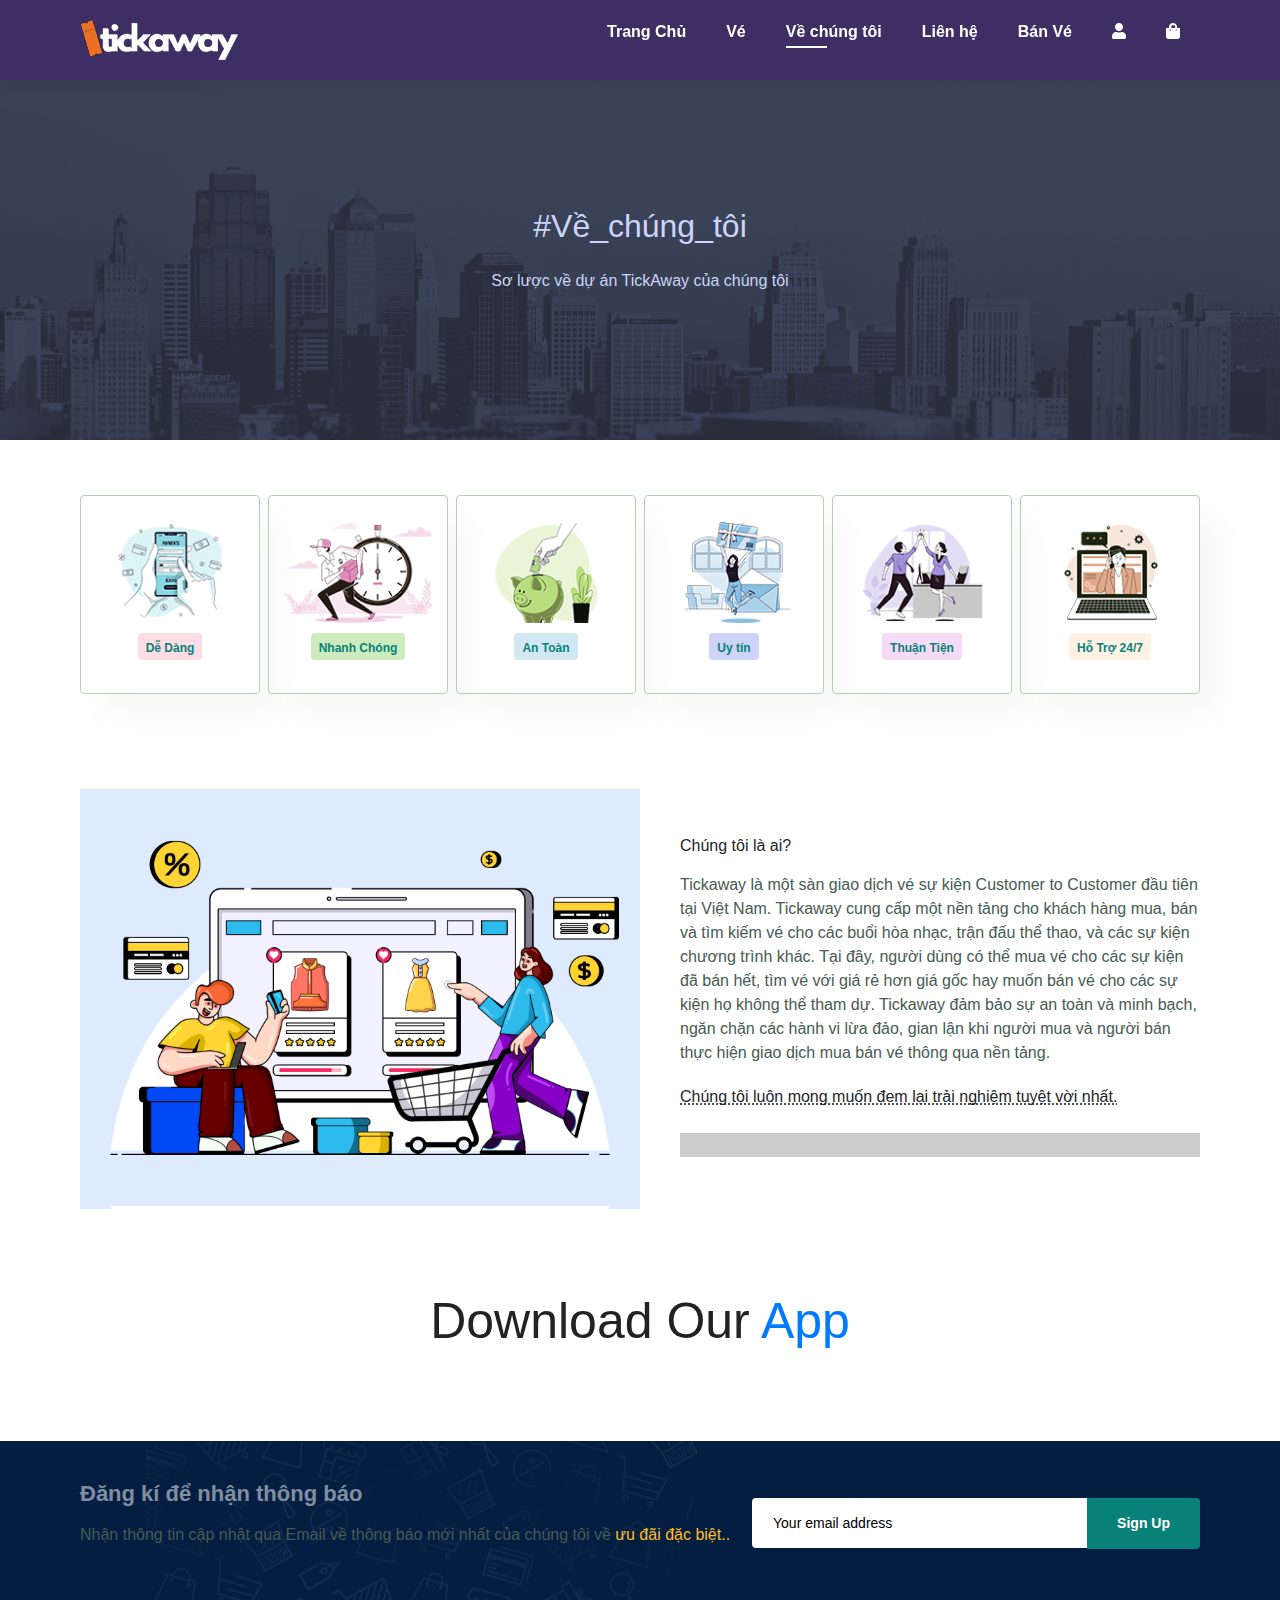
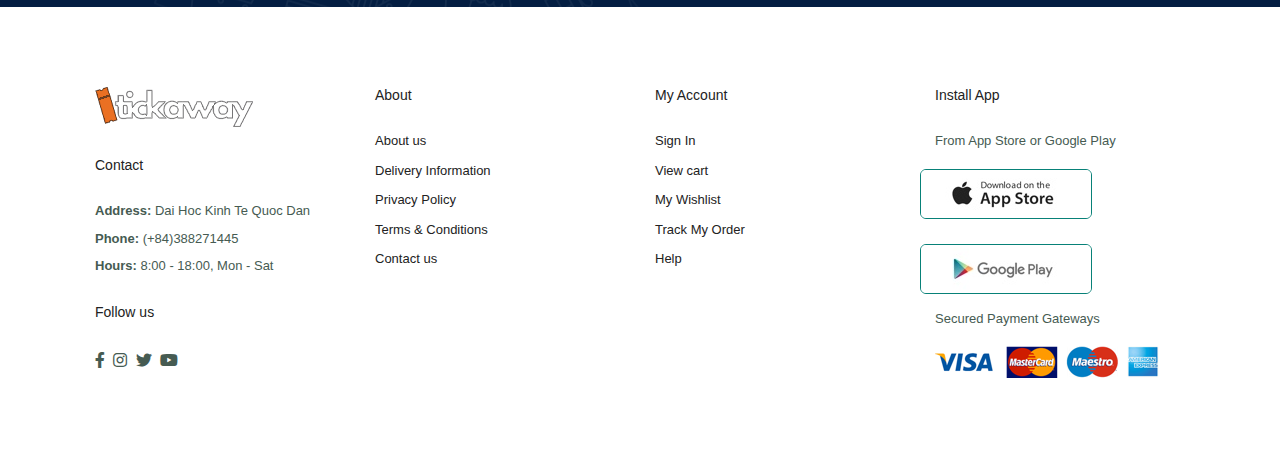
<file: about.html>
<!DOCTYPE html>
<html lang="en">
<head>
    <meta charset="UTF-8">
    <meta name="viewport" content="width=device-width, initial-scale=1.0">
    <title>TICKAWAY</title>
    <link href="https://stackpath.bootstrapcdn.com/bootstrap/4.5.2/css/bootstrap.min.css" rel="stylesheet">
    <link rel="stylesheet" href="https://pro.fontawesome.com/releases/v5.10.0/css/all.css">
    <link rel="stylesheet" href="style.css">
</head>
<body>
    <section id="header">
        <a href="#"><img src="img/logo.png" class="logo" alt=""></a>
        <div>
            <ul id="navbar">
                <li><a href="index.html">Trang Chủ</a></li>
                <li><a href="ticket.html">Vé</a></li>
                <li><a class="active" href="about.html">Về chúng tôi</a></li>
                <li><a href="contact.html">Liên hệ</a></li>
                <li><a href="Sell.html">Bán Vé</a></li>
                
                <li id="lg-bag"><a href="login.html"><i class="fas fa-user"></i></a></li>
                <li id="lg-bag"><a href="cart.html"><i class="fas fa-shopping-bag"></i></a></li>
                <a href="#" id="close"><i class="far fa-times "></i></a>
            </ul>
        </div>
        <div id="mobile">
            <a href="login.html"><i class="fas fa-user"></i></a>
            <a href="cart.html"><i class="fas fa-shopping-bag"></i></a>
            <i id="bar" class="fas fa-outdent"></i>
            
        </div>
    </section>
    
        
    
    <section id="page-header" >
        <h2>#Về_chúng_tôi</h2>

        <p>Sơ lược về dự án TickAway của chúng tôi</p>
    
    </section>
    <section id="feature" class="section-p1">
        <div class="fe-box">
            <img src="img/f1.png" alt="">
            <h6>Dễ Dàng</h6>
        </div>
        <div class="fe-box">
            <img src="img/f2.png" alt="">
            <h6>Nhanh Chóng</h6>
        </div>
        <div class="fe-box">
            <img src="img/f3.png" alt="">
            <h6>An Toàn</h6>
        </div>
        <div class="fe-box">
            <img src="img/f4.png" alt="">
            <h6>Uy tín</h6>
        </div>
        <div class="fe-box">
            <img src="img/f5.png" alt="">
            <h6>Thuận Tiện</h6>
        </div>
        <div class="fe-box">
            <img src="img/f6.png" alt="">
            <h6>Hỗ Trợ 24/7</h6>
        </div>

    </section>
    <section id="about-head" class="section-p1">
        <img src="img/a6.jpg" alt="">
        <div>
            <p2>Chúng tôi là ai?</p2>
            <p>Tickaway là một sàn giao dịch vé sự kiện Customer to Customer đầu tiên tại Việt Nam. Tickaway cung cấp một nền tảng cho khách hàng mua, bán và tìm kiếm vé cho các buổi hòa nhạc, trận đấu thể thao, và các sự kiện chương trình khác. Tại đây, người dùng có thể mua vé cho các sự kiện đã bán hết, tìm vé với giá rẻ hơn giá gốc hay muốn bán vé cho các sự kiện họ không thể tham dự. Tickaway đảm bảo sự an toàn và minh bạch, ngăn chặn các hành vi lừa đảo, gian lận khi người mua và người bán thực hiện giao dịch mua bán vé thông qua nền tảng. 
           </p>
           <abbr title="">Chúng tôi luôn mong muốn đem lại trải nghiệm tuyệt vời nhất.</abbr>
           <br><br>
           <marquee bgcolor="#ccc" loop="-1" scrollamount="5" width="100%">  Tickaway là một sàn giao dịch vé sự kiện C2C đầu tiên tại Việt Nam.</marquee>
        </div>
    </section>
    <section id="about-app" class="section-p1">
        <h1>Download Our <a href="#">App</a></h1>
    </section>
    <section id="newletter" class="section-p1 section-m1">
        <div class="newstext">
            <h4>Đăng kí để nhận thông báo</h4>
            <p>Nhận thông tin cập nhật qua Email về thông báo mới nhất của chúng tôi về <span> ưu đãi đặc biệt..</span></p>
        </div>
        <div class="form">
            <input type="text" placeholder="Your email address">
            <button class="normal">Sign Up</button>
        </div>
    </section>
    <footer class="section-p1">
        <div class="col">
            <img class="logo" src="img/logo1.png" alt="">
            <h4>Contact</h4>
            <p><strong>Address: </strong> Dai Hoc Kinh Te Quoc Dan</p>
            <p><strong>Phone: </strong> (+84)388271445</p>
            <p><Strong>Hours:</Strong> 8:00 - 18:00, Mon - Sat</p>
            <div class="follow">
                <h4>Follow us</h4>
                <div class="icon">
                    <i class="fab fa-facebook-f "></i>
                    <i class="fab fa-instagram "></i>
                    <i class="fab fa-twitter "></i>
                    <i class="fab fa-youtube "></i>
                </div>
            </div>
        </div>
        <div class="col">
            <h4>About</h4>
            <a href="#">About us</a>
            <a href="#">Delivery Information</a>
            <a href="#">Privacy Policy</a>
            <a href="#">Terms & Conditions</a>
            <a href="#">Contact us</a>
        </div>
        <div class="col">
            <h4>My Account</h4>
            <a href="#">Sign In</a>
            <a href="#">View cart</a>
            <a href="#">My Wishlist</a>
            <a href="#">Track My Order</a>
            <a href="#">Help</a>
        </div>
        <div class="col install">
            <h4>Install App</h4>
            <p>From App Store or Google Play</p>
            <div class="row">
                <img src="img/app.jpg" alt="">
                <img src="img/play.jpg" alt="">
            </div>
            <p>Secured Payment Gateways</p>
            <img src="img/pay.png" alt="">
        </div>
        
    </footer>
    <script src="script.js"></script>
    <script src="https://code.jquery.com/jquery-3.5.1.slim.min.js"></script>
    <script src="https://cdn.jsdelivr.net/npm/@popperjs/core@2.5.4/dist/umd/popper.min.js"></script>
    <script src="https://stackpath.bootstrapcdn.com/bootstrap/4.5.2/js/bootstrap.min.js"></script>
</body>
</html>
</file>
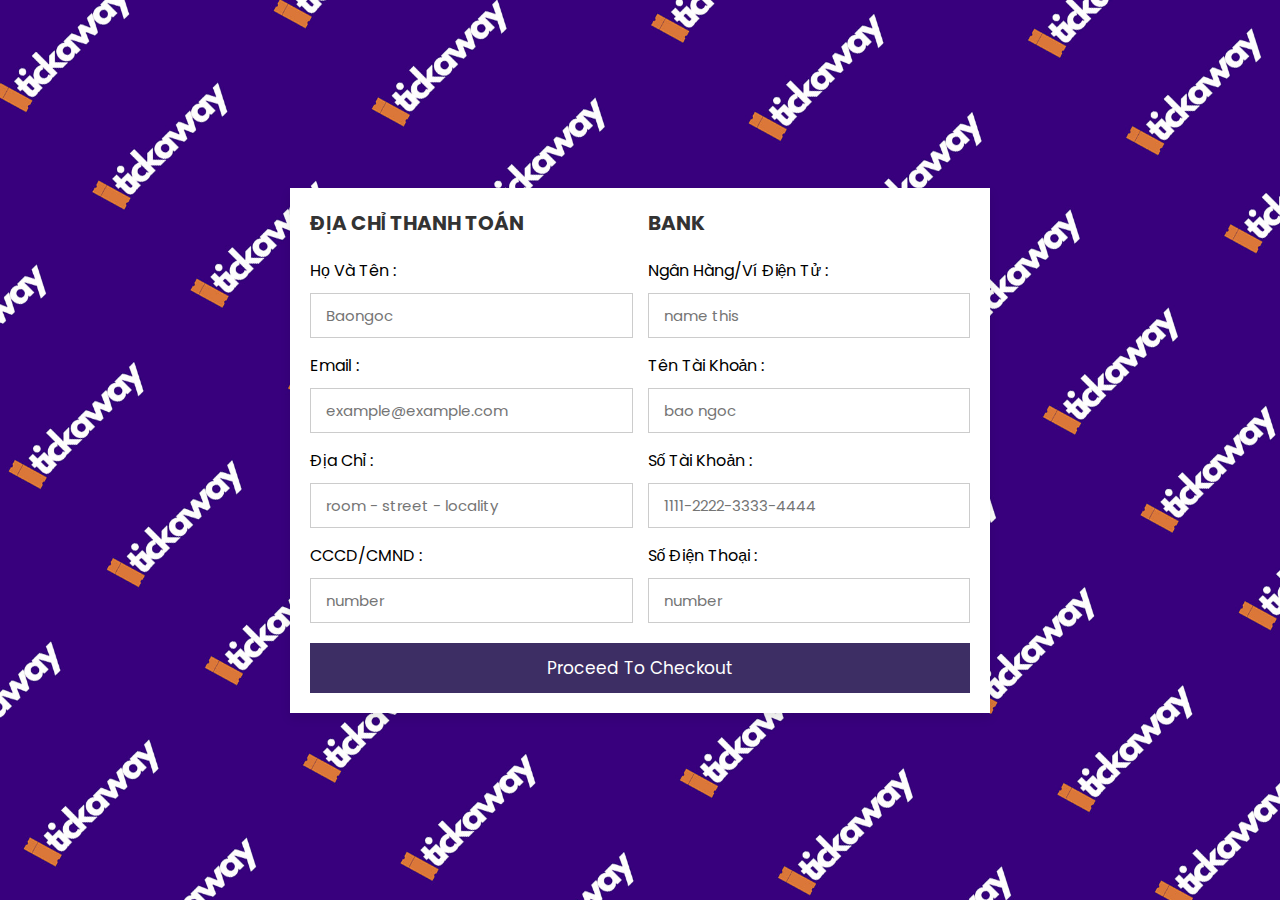
<file: bank.html>
<!DOCTYPE html>
<html lang="en">
<head>
    <meta charset="UTF-8">
    <meta http-equiv="X-UA-Compatible" content="IE=edge">
    <meta name="viewport" content="width=device-width, initial-scale=1.0">
    <title>TICKAWAY</title>
    <!-- custom css file link  -->
    <style>
        @import url('https://fonts.googleapis.com/css2?family=Poppins:wght@100;300;400;500;600&display=swap');

*{

  font-family: 'Poppins', sans-serif;
  margin:0; padding:0;
  box-sizing: border-box;
  outline: none; border:none;
  text-transform: capitalize;
  transition: all .2s linear;
}
body{
    background:url("img/login1.jpg") no-repeat center center fixed;
    background-size: cover;
}
.container{
  display: flex;
  justify-content: center;
  align-items: center;
  padding:25px;
  min-height: 100vh;
  background: linear-gradient(90deg);
}

.container form{
  padding:20px;
  width:700px;
  background: #fff;
  box-shadow: 0 5px 10px rgba(0,0,0,.1);
}

.container form .row{
  display: flex;
  flex-wrap: wrap;
  gap:15px;
}

.container form .row .col{
  flex:1 1 250px;
}

.container form .row .col .title{
  font-size: 20px;
  color:#333;
  padding-bottom: 5px;
  text-transform: uppercase;
}

.container form .row .col .inputBox{
  margin:15px 0;
}

.container form .row .col .inputBox span{
  margin-bottom: 10px;
  display: block;
}

.container form .row .col .inputBox input{
  width: 100%;
  border:1px solid #ccc;
  padding:10px 15px;
  font-size: 15px;
  text-transform: none;
}

.container form .row .col .inputBox input:focus{
  border:1px solid #000;
}

.container form .row .col .flex{
  display: flex;
  gap:15px;
}

.container form .row .col .flex .inputBox{
  margin-top: 5px;
}

.container form .row .col .inputBox img{
  height: 34px;
  margin-top: 5px;
  filter: drop-shadow(0 0 1px #000);
}

.container form .submit-btn{
  width: 100%;
  padding:12px;
  font-size: 17px;
  background: #3D2E64;
  color:#fff;
  margin-top: 5px;
  cursor: pointer;
}

.container form .submit-btn:hover{
  background: #2ecc71;
}
    </style>

</head>
<body>

<div class="container">

    <form action="">

        <div class="row">

            <div class="col">

                <h3 class="title">Địa chỉ thanh toán</h3>

                <div class="inputBox">
                    <span>Họ và tên :</span>
                    <input type="text" placeholder="Baongoc">
                </div>
                <div class="inputBox">
                    <span>email :</span>
                    <input type="email" placeholder="example@example.com">
                </div>
                <div class="inputBox">
                    <span>Địa chỉ :</span>
                    <input type="text" placeholder="room - street - locality">
                </div>
                <div class="inputBox">
                    <span>CCCD/CMND :</span>
                    <input type="text" placeholder="number">
                </div>

                

            </div>

            <div class="col">

                <h3 class="title">Bank</h3>

                <div class="inputBox">
                    <span>Ngân hàng/Ví điện tử :</span>
                    <input type="text" placeholder="name this">
                </div>
                <div class="inputBox">
                    <span>Tên tài khoản :</span>
                    <input type="text" placeholder="bao ngoc">
                </div>
                <div class="inputBox">
                    <span>Số tài khoản :</span>
                    <input type="number" placeholder="1111-2222-3333-4444">
                </div>
                <div class="inputBox">
                    <span>Số điện thoại :</span>
                    <input type="text" placeholder="number">
                </div>

                

            </div>
    
        </div>

        <input type="submit" value="proceed to checkout" class="submit-btn" id="xacnhan">
        
    </form>

</div>    
    
</body>
</html>
</file>
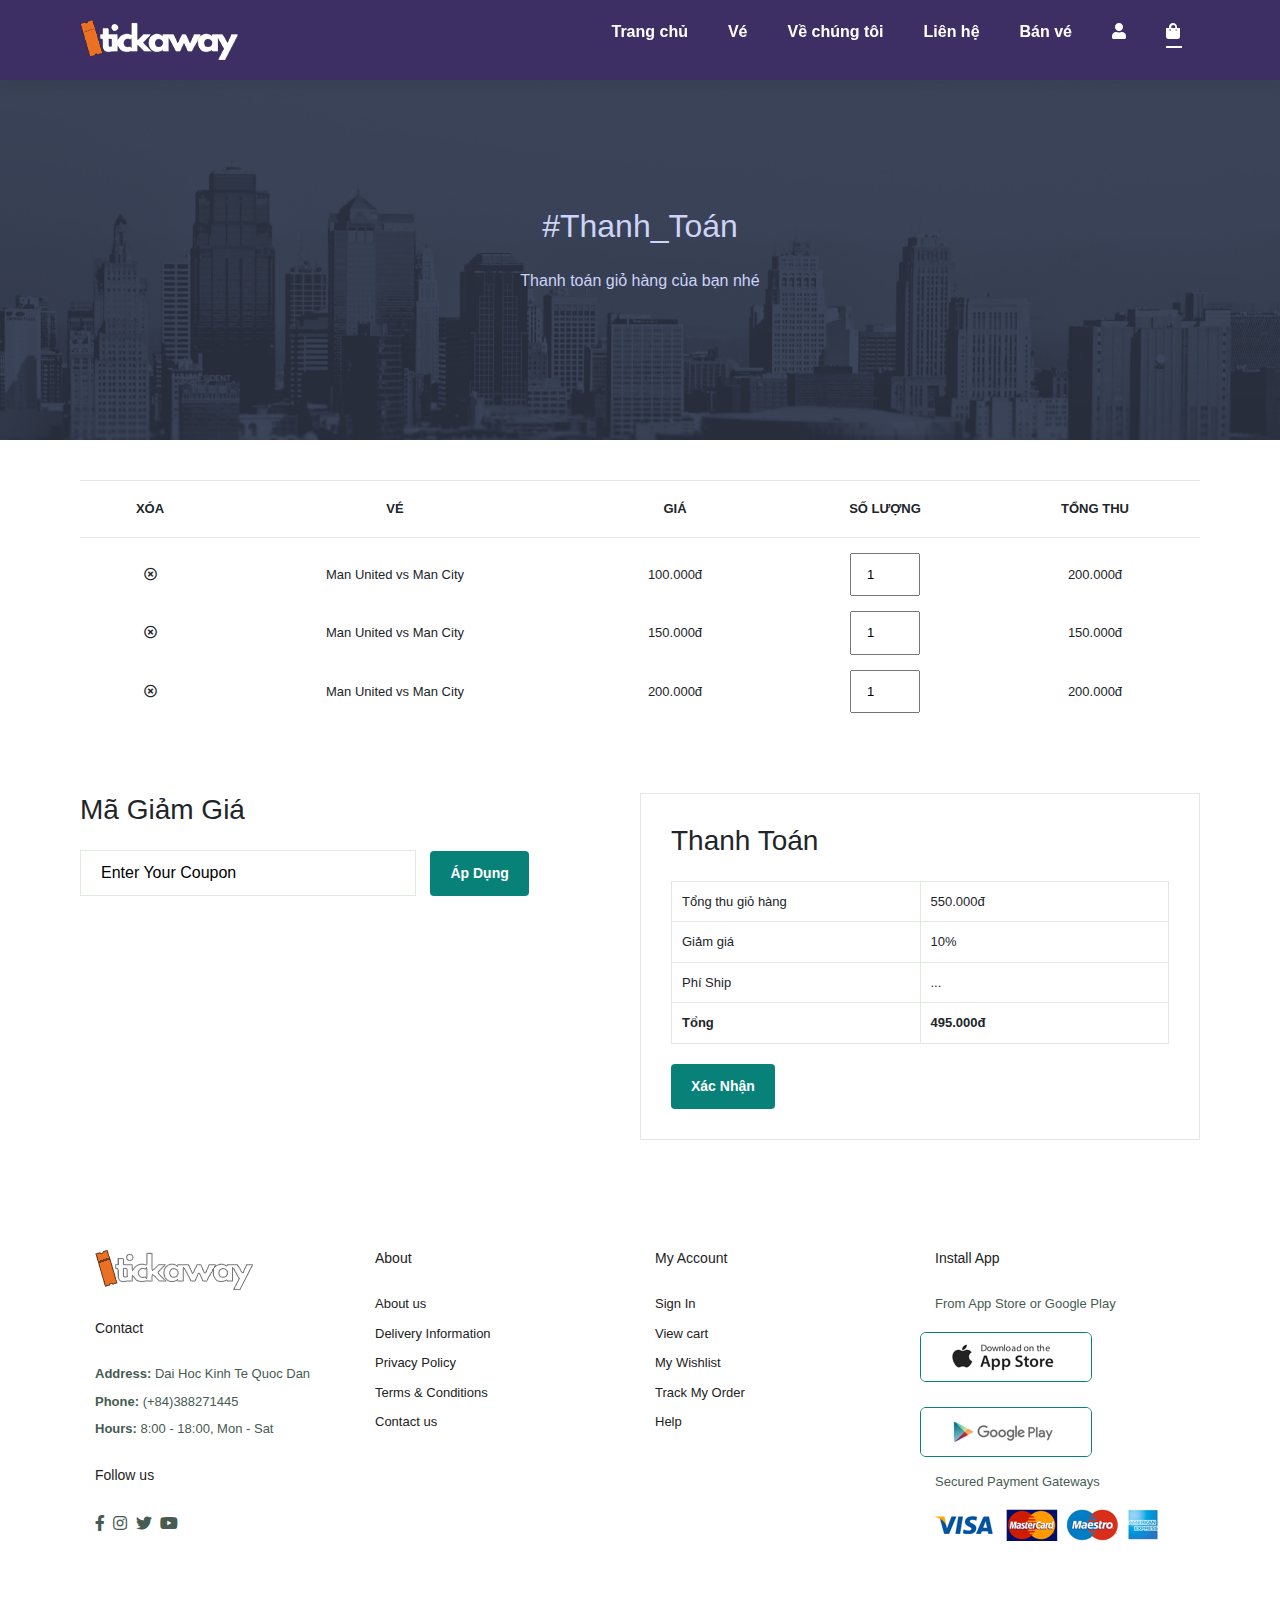
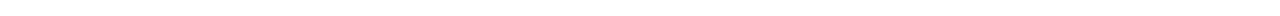
<file: cart.html>
<!DOCTYPE html>
<html lang="en">
<head>
    <meta charset="UTF-8">
    <meta name="viewport" content="width=device-width, initial-scale=1.0">
    <title>TICKAWAY</title>
    <link href="https://stackpath.bootstrapcdn.com/bootstrap/4.5.2/css/bootstrap.min.css" rel="stylesheet">
    <link rel="stylesheet" href="https://pro.fontawesome.com/releases/v5.10.0/css/all.css">
    <link rel="stylesheet" href="style.css">
</head>
<body>
    <section id="header">
        <a href="#"><img src="img/logo.png" class="logo" alt=""></a>
        <div>
            <ul id="navbar">
                <li><a href="index.html">Trang chủ</a></li>
                <li><a href="ticket.html">Vé</a></li>
                <li><a href="about.html">Về chúng tôi</a></li>
                <li><a href="contact.html">Liên hệ</a></li>
                <li><a  href="Sell.html">Bán vé</a></li>
               
                <li id="lg-bag"><a href="login.html"><i class="fas fa-user"></i></a></li>
                <li id="lg-bag"><a class="active" href="cart.html"><i class="fas fa-shopping-bag"></i></a></li>
                <a href="#" id="close"><i class="far fa-times "></i></a>
            </ul>
        </div>
        <div id="mobile">
            <a href="login.html"><i class="fas fa-user"></i></a>
            <a href="cart.html"><i class="fas fa-shopping-bag"></i></a>
            <i id="bar" class="fas fa-outdent"></i>
            
        </div>
    </section>
   
        
    
    
    <section id="page-header" >
        <h2>#Thanh_Toán</h2>

        <p>Thanh toán giỏ hàng của bạn nhé</p>
    
    </section>
    <section id="cart" class="section-p1">
        <table width="100%"> 
            <thead>
                <tr>
                    <td>Xóa</td>
                    <td>Vé</td>
                    <td>Giá</td>
                    <td>Số Lượng</td>
                    <td>Tổng thu</td>
                </tr>
            </thead>
            <tbody>
                <tr>
                    <td><i class="far fa-times-circle"></i></td>
                    <td>Man United vs Man City </td>
                    <td>100.000đ</td>
                    <td><input type="number" value="1"></td>
                    <Td>200.000đ</Td>
                </tr>
                <tr>
                    <td><i class="far fa-times-circle"></i></td>
                    <td>Man United vs Man City </td>
                    <td>150.000đ</td>
                    <td><input type="number" value="1"></td>
                    <Td>150.000đ</Td>
                </tr>
                <tr>
                    <td><i class="far fa-times-circle"></i></td>
                    <td>Man United vs Man City </td>
                    <td>200.000đ</td>
                    <td><input type="number" value="1"></td>
                    <Td>200.000đ</Td>
                </tr>
            </tbody>
        </table>
    </section>
    <section id="cart-add" class="section-p1">
        <div id="coupon">
            <h3>Mã Giảm Giá</h3>
            <div>
                <input type="text" placeholder="Enter Your Coupon">
                <button class="normal">Áp Dụng</button>
            </div>
        </div>

        <div id="subtotal">
            <h3>Thanh Toán</h3>
            <table>
                <tr>
                    <td>Tổng thu giỏ hàng</td>
                    <td>550.000đ</td>
                </tr>
                <tr>
                    <td>Giảm giá</td>
                    <td>10%</td>
                </tr>
                <tr>
                    <td>Phí Ship</td>
                    <td>...</td>
                </tr>
                <tr>
                    <td><strong>Tổng</strong></td>
                    <td><strong>495.000đ</strong></td>
                </tr>
            </table>
            <button id="xacNhanButton1" class="normal">Xác Nhận</button>
        </div>
    </section>
    <script>
        document.getElementById("xacNhanButton1").addEventListener("click", function() {
        // Chuyển hướng đến trang profile.html
        window.location.href = "profile.html";
    });
</script>
    
    <footer class="section-p1">
        <div class="col">
            <img class="logo" src="img/logo1.png" alt="">
            <h4>Contact</h4>
            <p><strong>Address: </strong> Dai Hoc Kinh Te Quoc Dan</p>
            <p><strong>Phone: </strong> (+84)388271445</p>
            <p><Strong>Hours:</Strong> 8:00 - 18:00, Mon - Sat</p>
            <div class="follow">
                <h4>Follow us</h4>
                <div class="icon">
                    <i class="fab fa-facebook-f "></i>
                    <i class="fab fa-instagram "></i>
                    <i class="fab fa-twitter "></i>
                    <i class="fab fa-youtube "></i>
                </div>
            </div>
        </div>
        <div class="col">
            <h4>About</h4>
            <a href="#">About us</a>
            <a href="#">Delivery Information</a>
            <a href="#">Privacy Policy</a>
            <a href="#">Terms & Conditions</a>
            <a href="#">Contact us</a>
        </div>
        <div class="col">
            <h4>My Account</h4>
            <a href="#">Sign In</a>
            <a href="#">View cart</a>
            <a href="#">My Wishlist</a>
            <a href="#">Track My Order</a>
            <a href="#">Help</a>
        </div>
        <div class="col install">
            <h4>Install App</h4>
            <p>From App Store or Google Play</p>
            <div class="row">
                <img src="img/app.jpg" alt="">
                <img src="img/play.jpg" alt="">
            </div>
            <p>Secured Payment Gateways</p>
            <img src="img/pay.png" alt="">
        </div>
        
    </footer>
    <script src="script.js"></script>
    <script src="https://code.jquery.com/jquery-3.5.1.slim.min.js"></script>
    <script src="https://cdn.jsdelivr.net/npm/@popperjs/core@2.5.4/dist/umd/popper.min.js"></script>
    <script src="https://stackpath.bootstrapcdn.com/bootstrap/4.5.2/js/bootstrap.min.js"></script>
</body>
</html>
</file>
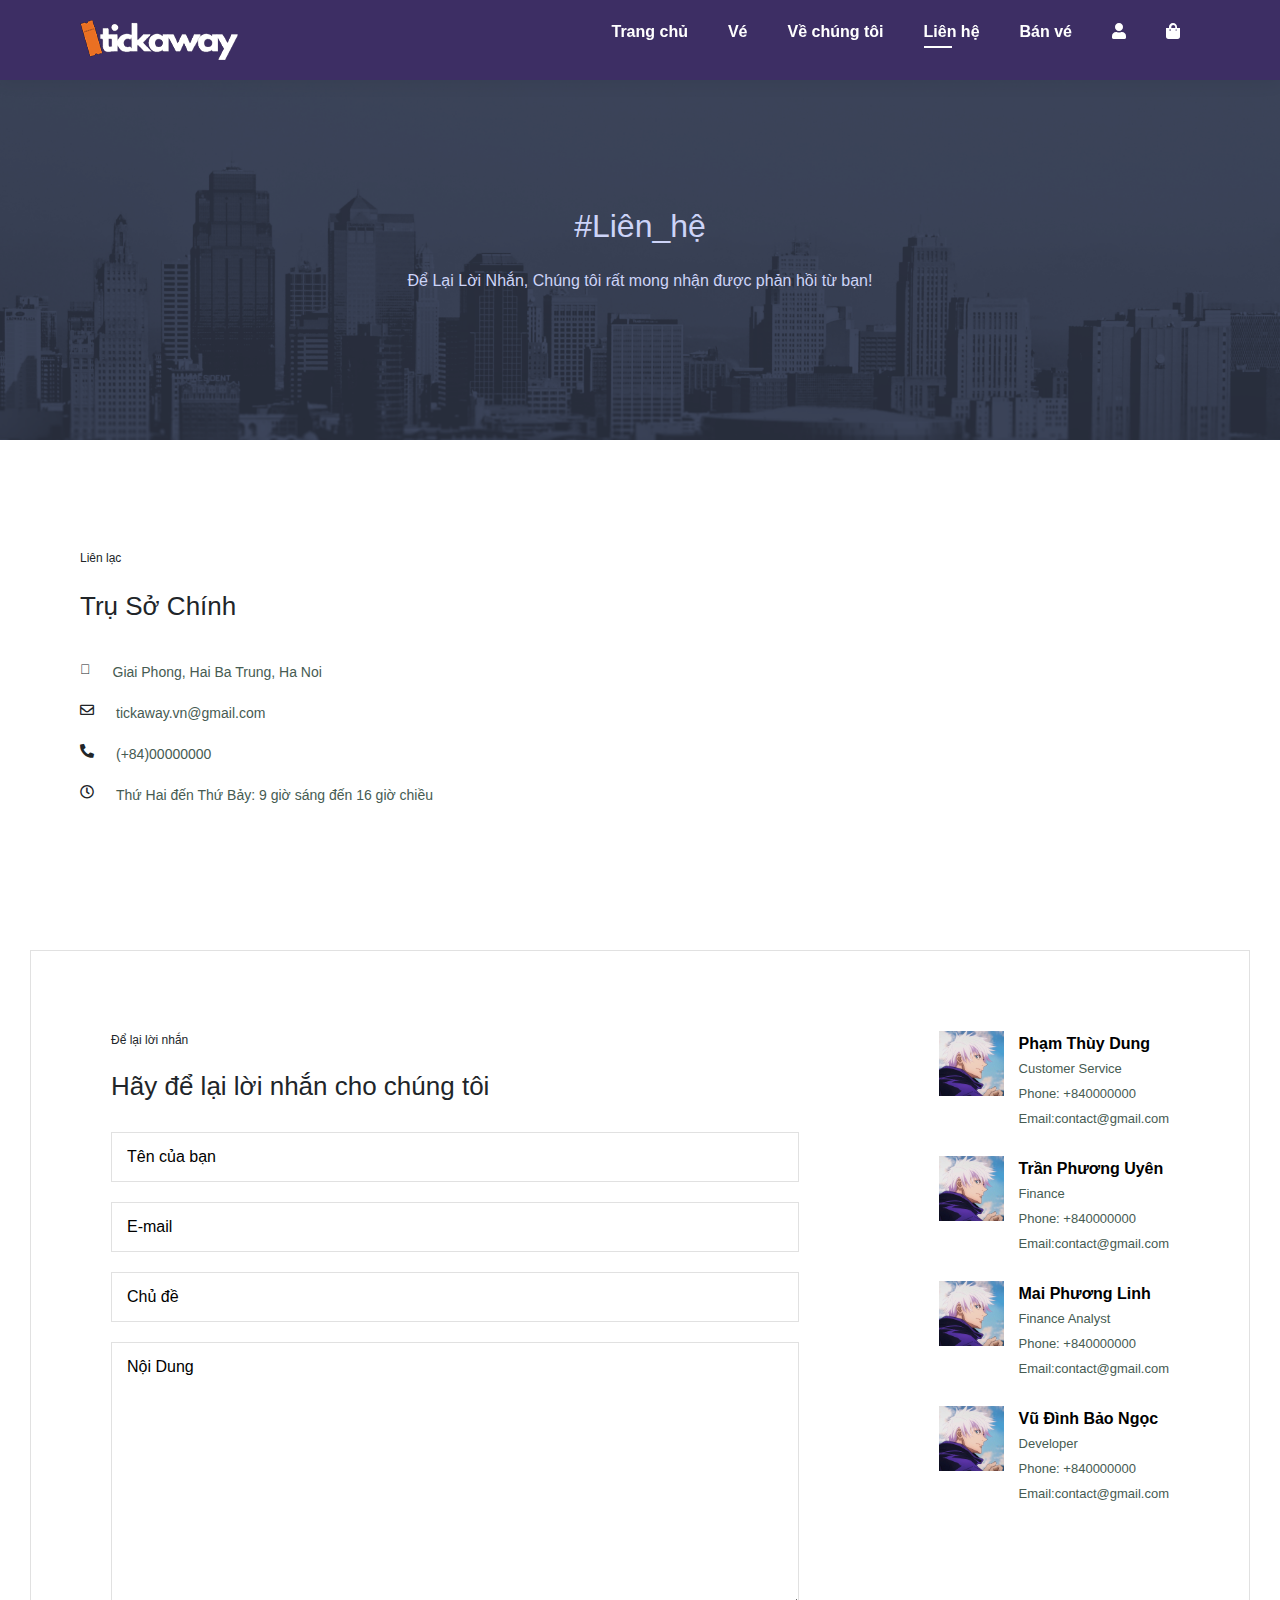
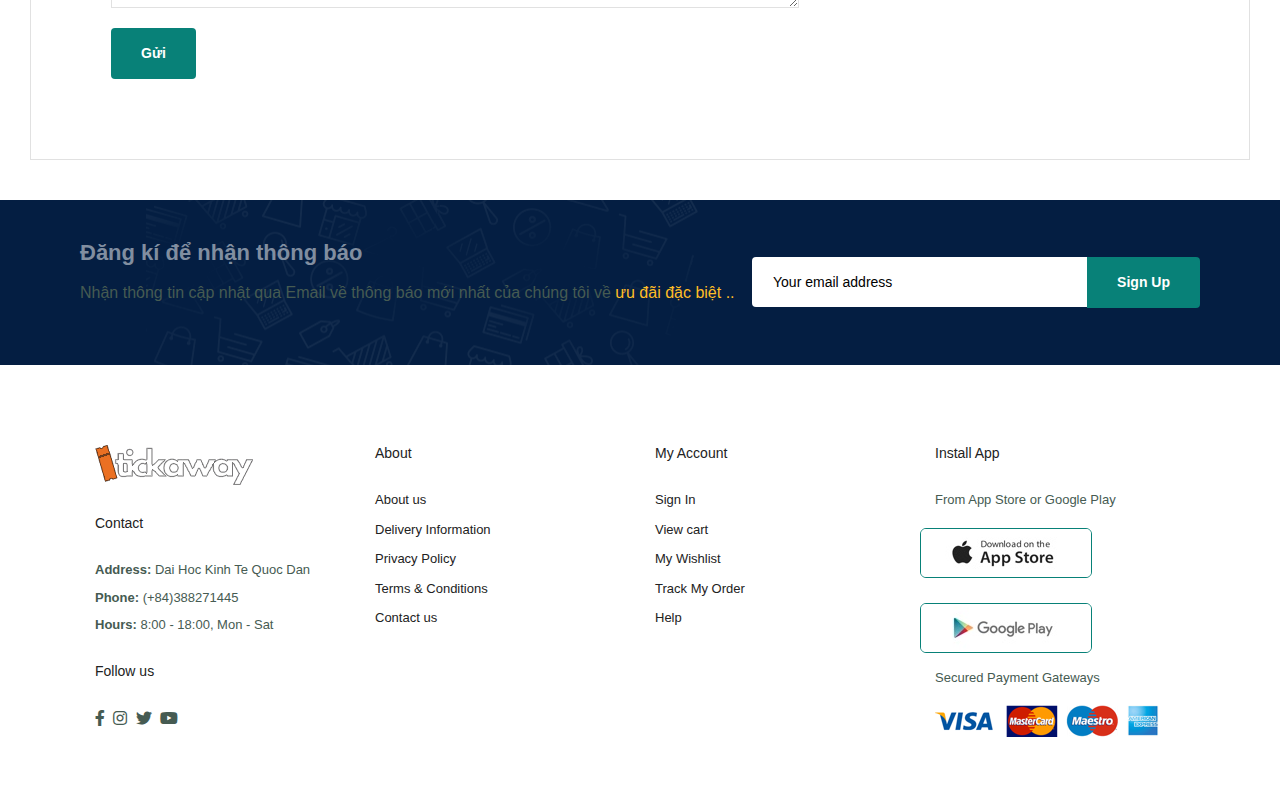
<file: contact.html>
<!DOCTYPE html>
<html lang="en">
<head>
    <meta charset="UTF-8">
    <meta name="viewport" content="width=device-width, initial-scale=1.0">
    <title>TICKAWAY</title>
    <link href="https://cdnjs.cloudflare.com/ajax/libs/font-awesome/5.15.4/css/all.min.css" rel="stylesheet">
    <link href="https://stackpath.bootstrapcdn.com/bootstrap/4.5.2/css/bootstrap.min.css" rel="stylesheet">
    <link rel="stylesheet" href="https://pro.fontawesome.com/releases/v5.10.0/css/all.css">
    <link rel="stylesheet" href="style.css">
</head>
<body>
    <section id="header">
        <a href="#"><img src="img/logo.png" class="logo" alt=""></a>
        
        <div>
            <ul id="navbar">
                <li><a href="index.html">Trang chủ</a></li>
                <li><a href="ticket.html">Vé</a></li>
                <li><a href="about.html">Về chúng tôi</a></li>
                <li><a class="active" href="contact.html">Liên hệ</a></li>
                <li><a href="Sell.html">Bán vé</a></li>
               
                <li id="lg-bag"><a href="login.html"><i class="fas fa-user"></i></a></li>
                <li id="lg-bag"><a href="cart.html"><i class="fas fa-shopping-bag"></i></a></li>
                <a href="#" id="close"><i class="far fa-times "></i></a>
            </ul>
        </div>
        <div id="mobile">
            <a href="login.html"><i class="fas fa-user"></i></a>
            <a href="cart.html"><i class="fas fa-shopping-bag"></i></a>
            <i id="bar" class="fas fa-outdent"></i>
            
        </div>
    </section>
    
    
    <section id="page-header" >
        <h2>#Liên_hệ</h2>

        <p>Để Lại Lời Nhắn, Chúng tôi rất mong nhận được phản hồi từ bạn!</p>
    
    </section>
    <section id="contact-details" class="section-p1">
        <div class="details">
            <span>Liên lạc</span>
            
            <h2>Trụ Sở Chính</h2>
            <div>
                <li >
                    <i class="fal fa-map"></i>
                    <p>Giai Phong, Hai Ba Trung, Ha Noi</p>
                </li>
                <li>
                    <i class="far fa-envelope"></i>
                    <p>tickaway.vn@gmail.com</p>
                </li>
                <li>
                    <i class="fas fa-phone-alt"></i>
                    <p>(+84)00000000</p>
                </li>
                <li>
                    <i class="far fa-clock"></i>
                    <p>Thứ Hai đến Thứ Bảy: 9 giờ sáng đến 16 giờ chiều</p>
                </li>
            </div>
        </div>
        <div class="map">
            <iframe src="https://www.google.com/maps/embed?pb=!1m18!1m12!1m3!1d14899.255753500152!2d105.83374446977537!3d21.000094200000003!2m3!1f0!2f0!3f0!3m2!1i1024!2i768!4f13.1!3m3!1m2!1s0x3135ac71752d8f79%3A0xd2ec575c01017afa!2zVHLGsOG7nW5nIMSQ4bqhaSBI4buNYyBLaW5oIFThur8gUXXhu5FjIETDom4gKE5FVSk!5e0!3m2!1svi!2s!4v1710675805828!5m2!1svi!2s" width="600" height="450" style="border:0;" allowfullscreen="" loading="lazy" referrerpolicy="no-referrer-when-downgrade"></iframe>
        </div>
    </section>
    <section id="form-details">
        <form action="">
            <span>Để lại lời nhắn</span>
            <h2>Hãy để lại lời nhắn cho chúng tôi</h2>
            <input type="text" placeholder="Tên của bạn">
            <input type="text" placeholder="E-mail">
            <input type="text" placeholder="Chủ đề">
            <textarea name="" id="" cols="30" rows="10" placeholder="Nội Dung"></textarea>
            <button class="normal">Gửi</button>
        </form>

        <div class="people">
            <div>
                <img src="img/gojo.jpg" alt="">
                <p><span>Phạm Thùy Dung</span>Customer Service<br> Phone: +840000000<br>Email:contact@gmail.com</p>
            </div>
            <div>
                <img src="img/gojo.jpg" alt="">
                <p><span> Trần Phương Uyên</span>Finance<br> Phone: +840000000<br>Email:contact@gmail.com</p>
            </div>
            <div>
                <img src="img/gojo.jpg" alt="">
                <p><span>Mai Phương Linh</span>Finance Analyst <br> Phone: +840000000<br>Email:contact@gmail.com</p>
            </div>
            <div>
                <img src="img/gojo.jpg" alt="">
                <p><span>Vũ Đình Bảo Ngọc</span>Developer<br> Phone: +840000000<br>Email:contact@gmail.com</p>
            </div>
        </div>
    </section>
    <section id="newletter" class="section-p1 section-m1">
        <div class="newstext">
            <h4>Đăng kí để nhận thông báo</h4>
            <p>Nhận thông tin cập nhật qua Email về thông báo mới nhất của chúng tôi về <span> ưu đãi đặc biệt ..</span></p>
        </div>
        <div class="form">
            <input type="text" placeholder="Your email address">
            <button class="normal">Sign Up</button>
        </div>
    </section>
    <footer class="section-p1">
        <div class="col">
            <img class="logo" src="img/logo1.png" alt="">
            <h4>Contact</h4>
            <p><strong>Address: </strong> Dai Hoc Kinh Te Quoc Dan</p>
            <p><strong>Phone: </strong> (+84)388271445</p>
            <p><Strong>Hours:</Strong> 8:00 - 18:00, Mon - Sat</p>
            <div class="follow">
                <h4>Follow us</h4>
                <div class="icon">
                    <i class="fab fa-facebook-f "></i>
                    <i class="fab fa-instagram "></i>
                    <i class="fab fa-twitter "></i>
                    <i class="fab fa-youtube "></i>
                </div>
            </div>
        </div>
        <div class="col">
            <h4>About</h4>
            <a href="#">About us</a>
            <a href="#">Delivery Information</a>
            <a href="#">Privacy Policy</a>
            <a href="#">Terms & Conditions</a>
            <a href="#">Contact us</a>
        </div>
        <div class="col">
            <h4>My Account</h4>
            <a href="#">Sign In</a>
            <a href="#">View cart</a>
            <a href="#">My Wishlist</a>
            <a href="#">Track My Order</a>
            <a href="#">Help</a>
        </div>
        <div class="col install">
            <h4>Install App</h4>
            <p>From App Store or Google Play</p>
            <div class="row">
                <img src="img/app.jpg" alt="">
                <img src="img/play.jpg" alt="">
            </div>
            <p>Secured Payment Gateways</p>
            <img src="img/pay.png" alt="">
        </div>
        
    </footer>
    <script src="script.js"></script>
    <script src="https://code.jquery.com/jquery-3.5.1.slim.min.js"></script>
    <script src="https://cdn.jsdelivr.net/npm/@popperjs/core@2.5.4/dist/umd/popper.min.js"></script>
    <script src="https://stackpath.bootstrapcdn.com/bootstrap/4.5.2/js/bootstrap.min.js"></script>
</body>
</html>
</file>
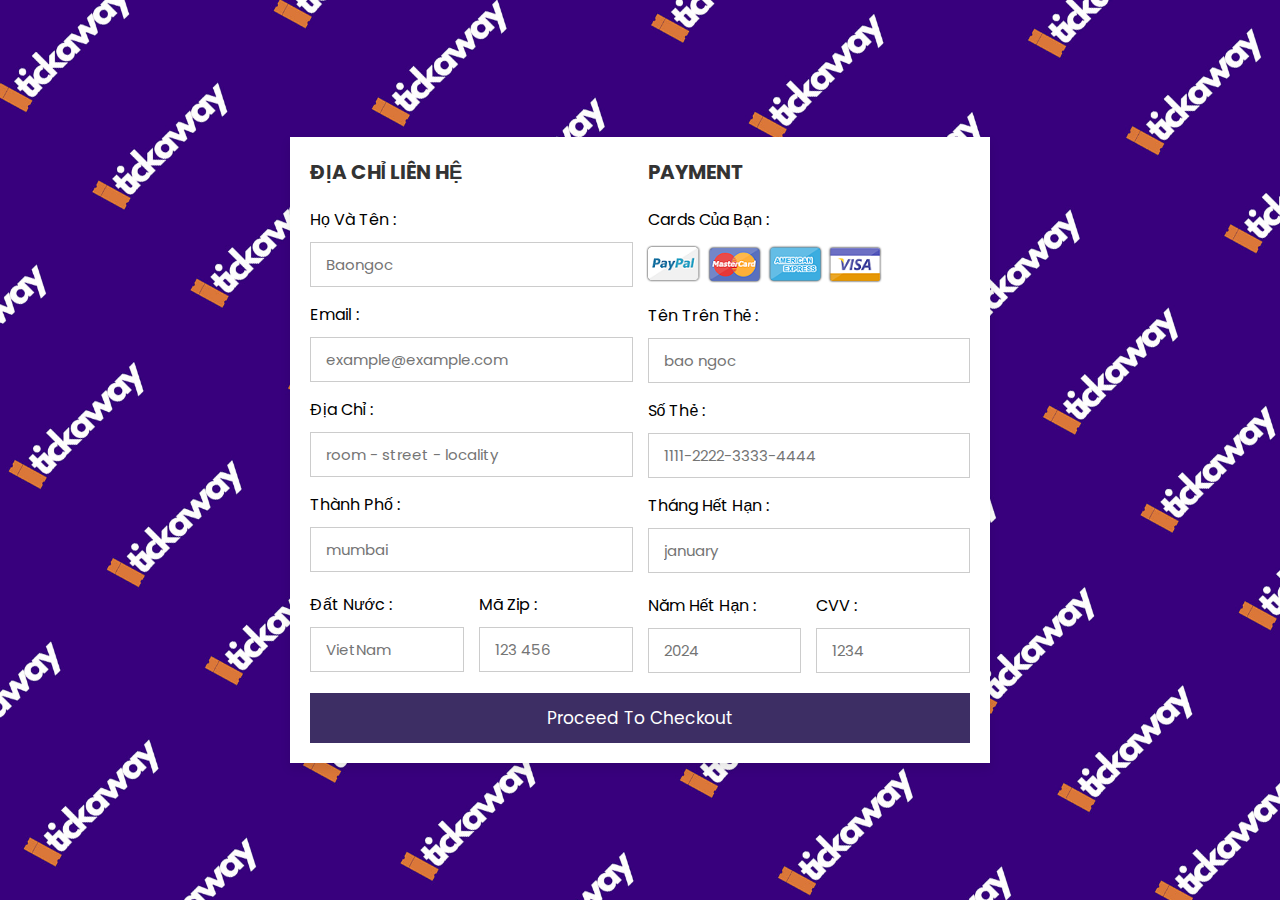
<file: credit.html>
<!DOCTYPE html>
<html lang="en">
<head>
    <meta charset="UTF-8">
    <meta http-equiv="X-UA-Compatible" content="IE=edge">
    <meta name="viewport" content="width=device-width, initial-scale=1.0">
    <title>TICKAWAY</title>
    <!-- custom css file link  -->
    <style>
        @import url('https://fonts.googleapis.com/css2?family=Poppins:wght@100;300;400;500;600&display=swap');

*{

  font-family: 'Poppins', sans-serif;
  margin:0; padding:0;
  box-sizing: border-box;
  outline: none; border:none;
  text-transform: capitalize;
  transition: all .2s linear;
}
body{
    background:url("img/login1.jpg") no-repeat center center fixed;
    background-size: cover;
}
.container{
  display: flex;
  justify-content: center;
  align-items: center;
  padding:25px;
  min-height: 100vh;
  background: linear-gradient(90deg);
}

.container form{
  padding:20px;
  width:700px;
  background: #fff;
  box-shadow: 0 5px 10px rgba(0,0,0,.1);
}

.container form .row{
  display: flex;
  flex-wrap: wrap;
  gap:15px;
}

.container form .row .col{
  flex:1 1 250px;
}

.container form .row .col .title{
  font-size: 20px;
  color:#333;
  padding-bottom: 5px;
  text-transform: uppercase;
}

.container form .row .col .inputBox{
  margin:15px 0;
}

.container form .row .col .inputBox span{
  margin-bottom: 10px;
  display: block;
}

.container form .row .col .inputBox input{
  width: 100%;
  border:1px solid #ccc;
  padding:10px 15px;
  font-size: 15px;
  text-transform: none;
}

.container form .row .col .inputBox input:focus{
  border:1px solid #000;
}

.container form .row .col .flex{
  display: flex;
  gap:15px;
}

.container form .row .col .flex .inputBox{
  margin-top: 5px;
}

.container form .row .col .inputBox img{
  height: 34px;
  margin-top: 5px;
  filter: drop-shadow(0 0 1px #000);
}

.container form .submit-btn{
  width: 100%;
  padding:12px;
  font-size: 17px;
  background: #3D2E64;
  color:#fff;
  margin-top: 5px;
  cursor: pointer;
}

.container form .submit-btn:hover{
  background: #2ecc71;
}
    </style>

</head>
<body>

<div class="container">

    <form action="">

        <div class="row">

            <div class="col">

                <h3 class="title">Địa chỉ liên hệ</h3>

                <div class="inputBox">
                    <span>Họ và tên :</span>
                    <input type="text" placeholder="Baongoc">
                </div>
                <div class="inputBox">
                    <span>email :</span>
                    <input type="email" placeholder="example@example.com">
                </div>
                <div class="inputBox">
                    <span>Địa chỉ :</span>
                    <input type="text" placeholder="room - street - locality">
                </div>
                <div class="inputBox">
                    <span>Thành phố :</span>
                    <input type="text" placeholder="mumbai">
                </div>

                <div class="flex">
                    <div class="inputBox">
                        <span>Đất nước :</span>
                        <input type="text" placeholder="VietNam">
                    </div>
                    <div class="inputBox">
                        <span>Mã Zip :</span>
                        <input type="text" placeholder="123 456">
                    </div>
                </div>

            </div>

            <div class="col">

                <h3 class="title">payment</h3>

                <div class="inputBox">
                    <span>Cards của bạn :</span>
                    <img src="img/card_img.png" alt="">
                </div>
                <div class="inputBox">
                    <span>Tên trên thẻ :</span>
                    <input type="text" placeholder="bao ngoc">
                </div>
                <div class="inputBox">
                    <span>Số thẻ :</span>
                    <input type="number" placeholder="1111-2222-3333-4444">
                </div>
                <div class="inputBox">
                    <span>Tháng hết hạn :</span>
                    <input type="text" placeholder="january">
                </div>

                <div class="flex">
                    <div class="inputBox">
                        <span>Năm hết hạn :</span>
                        <input type="number" placeholder="2024">
                    </div>
                    <div class="inputBox">
                        <span>CVV :</span>
                        <input type="text" placeholder="1234">
                    </div>
                </div>

            </div>
    
        </div>

        <input type="submit" value="proceed to checkout" class="submit-btn">

    </form>

</div>    
    
</body>
</html>
</file>
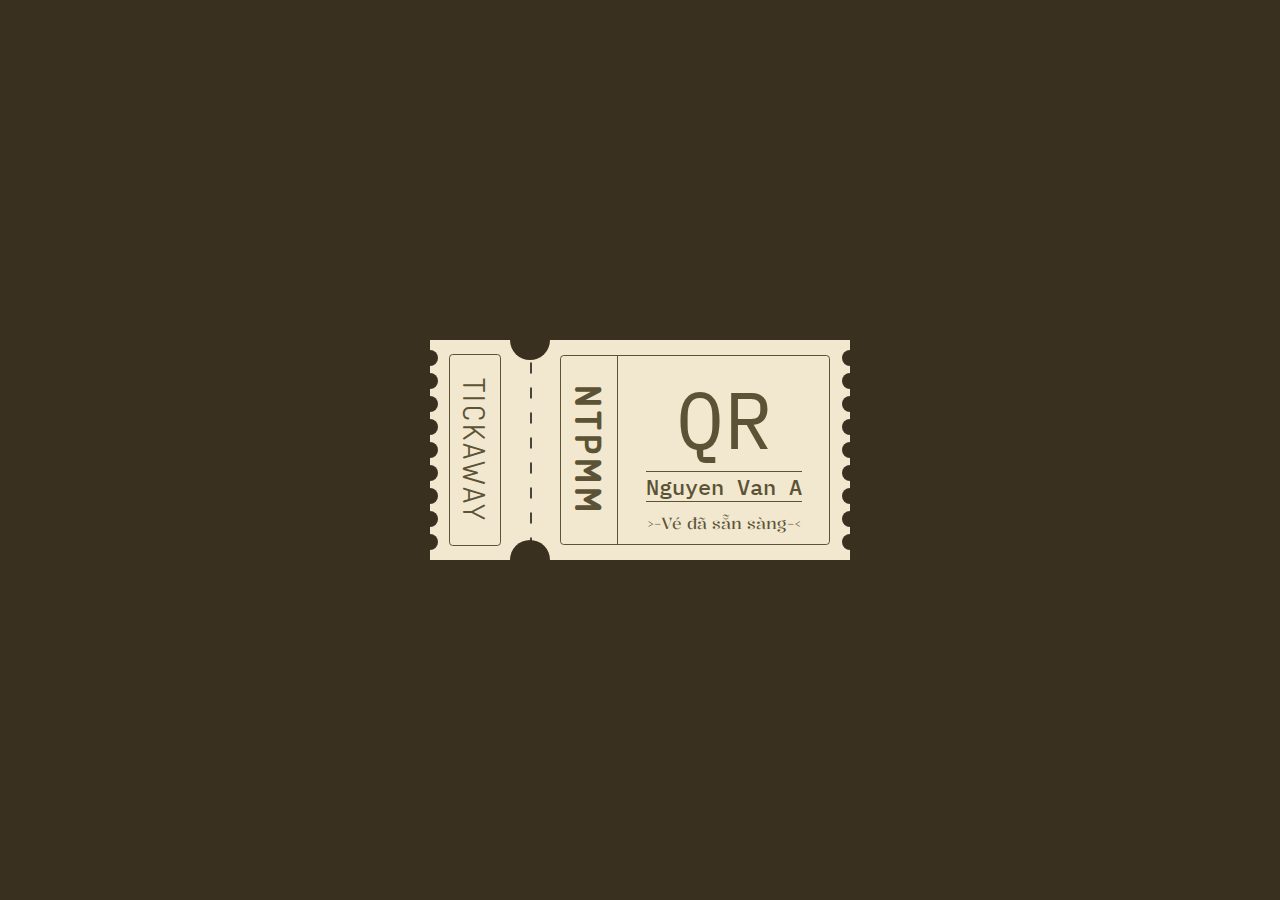
<file: eTicket.html>
<!DOCTYPE html>
<html lang="en">
  <head>
    <meta charset="UTF-8" />
    <meta name="viewport" content="width=device-width, initial-scale=1.0" />
    <title>Ticket</title>
    <!--Google Fonts and Icons-->
    <link rel="preconnect" href="https://fonts.googleapis.com" />
    <link rel="preconnect" href="https://fonts.gstatic.com" crossorigin />
    <link
      href="https://fonts.googleapis.com/css2?family=Dosis:wght@200;300;400;500;600;700;800&family=IBM+Plex+Mono:wght@100;200;300;400;500;600;700&family=Kalnia:wght@100;200;300;400;500;600;700&display=swap"
      rel="stylesheet"
    />
    <style>
      body {
        width: 100%;
        height: 100vh;
        margin: 0;
        padding: 0;
        background: rgb(58, 48, 32);
      }
      .center {
        width: 100%;
        height: 100%;
        display: flex;
        align-items: center;
        justify-content: center;
      }
      .ticket {
        width: 420px;
        height: 220px;
        background: rgb(241, 232, 207);
        position: relative;
        display: flex;
        align-items: center;
        justify-content: space-between;
      }
      .left {
        width: 100px;
        height: 100%;
        position: relative;
        display: flex;
        align-items: center;
        justify-content: center;
      }
      .right {
        width: 320px;
        height: 100%;
        background-image: linear-gradient(
          rgba(0, 0, 0, 0.7) 45%,
          rgba(255, 255, 255, 0) 0%
        );
        background-position: left;
        background-size: 2px 25px;
        background-repeat: repeat-y;
        position: relative;
      }
      .circle {
        width: 40px;
        height: 40px;
        border-radius: 50%;
        background: rgb(58, 48, 32);
      }
      .circles {
        position: absolute;
        width: fit-content;
        height: 260px;
        top: 50%;
        transform: translate(0, -50%);
        left: 80px;
        display: flex;
        align-items: center;
        justify-content: space-between;
        flex-direction: column;
      }
      .cut {
        width: 16px;
        height: 16px;
        background: rgb(58, 48, 32);
        border-radius: 50%;
      }
      .cuts {
        position: absolute;
        left: -8px;
        top: 10px;
        width: fit-content;
        height: 200px;
        display: flex;
        align-items: center;
        justify-content: space-between;
        flex-direction: column;
      }
      .right .cuts {
        left: auto;
        right: -8px;
      }
      .number {
        width: 50px;
        height: 190px;
        border: 0.5mm solid rgb(92, 83, 54);
        border-radius: 1mm;
        margin-right: 10px;
        writing-mode: vertical-lr;
        text-align: center;
        line-height: 50px;
        font-size: 30px;
        font-family: dosis;
        letter-spacing: 3px;
        color: rgb(92, 83, 54);
      }
      .content {
        width: 270px;
        height: 190px;
        border: 0.5mm solid rgb(92, 83, 54);
        box-sizing: border-box;
        margin-left: 30px;
        margin-top: 15px;
        border-radius: 1mm;
        display: flex;
        align-items: center;
        justify-content: center;
      }
      .content-left {
        width: fit-content;
        height: 100%;
        writing-mode: vertical-lr;
        font-family: dosis;
        font-size: 36px;
        font-weight: 700;
        color: rgb(92, 83, 54);
        text-align: center;
        letter-spacing: 4px;
        border-right: 0.5mm solid rgb(92, 83, 54);
        padding: 0 5px;
      }
      .content-right {
        flex-grow: 1;
        font-size: 30px;
        display: flex;
        align-items: center;
        justify-content: center;
        flex-direction: column;
        color: rgb(92, 83, 54);
      }
      .top {
        font-size: 80px;
        font-family: "IBM Plex Mono";
      }
      .mid {
        font-size: 22px;
        font-family: "IBM Plex Mono";
        font-weight: 500;
        border-top: 0.5mm solid rgb(92, 83, 54);
        border-bottom: 0.5mm solid rgb(92, 83, 54);
        margin-bottom: 10px;
      }
      .bottom {
        font-family: kalnia;
        font-size: 16px;
      }
    </style>
  </head>
  <body>
    <div class="center">
      <div class="ticket">
        <div class="left">
          <div class="cuts">
            <div class="cut"></div>
            <div class="cut"></div>
            <div class="cut"></div>
            <div class="cut"></div>
            <div class="cut"></div>
            <div class="cut"></div>
            <div class="cut"></div>
            <div class="cut"></div>
            <div class="cut"></div>
          </div>

          <div class="number">TICKAWAY</div>
        </div>
        <div class="right">
          <div class="cuts">
            <div class="cut"></div>
            <div class="cut"></div>
            <div class="cut"></div>
            <div class="cut"></div>
            <div class="cut"></div>
            <div class="cut"></div>
            <div class="cut"></div>
            <div class="cut"></div>
            <div class="cut"></div>
          </div>

          <div class="content">
            <div class="content-left">NTPMM</div>

            <div class="content-right">
              <div class="top">QR</div>
              <div class="mid">Nguyen Van A</div>
              <div class="bottom">>-Vé đã sẵn sàng-<</div>
            </div>
          </div>
        </div>

        <div class="circles">
          <div class="circle"></div>
          <div class="circle"></div>
        </div>
      </div>
    </div>
  </body>
</html>
</file>
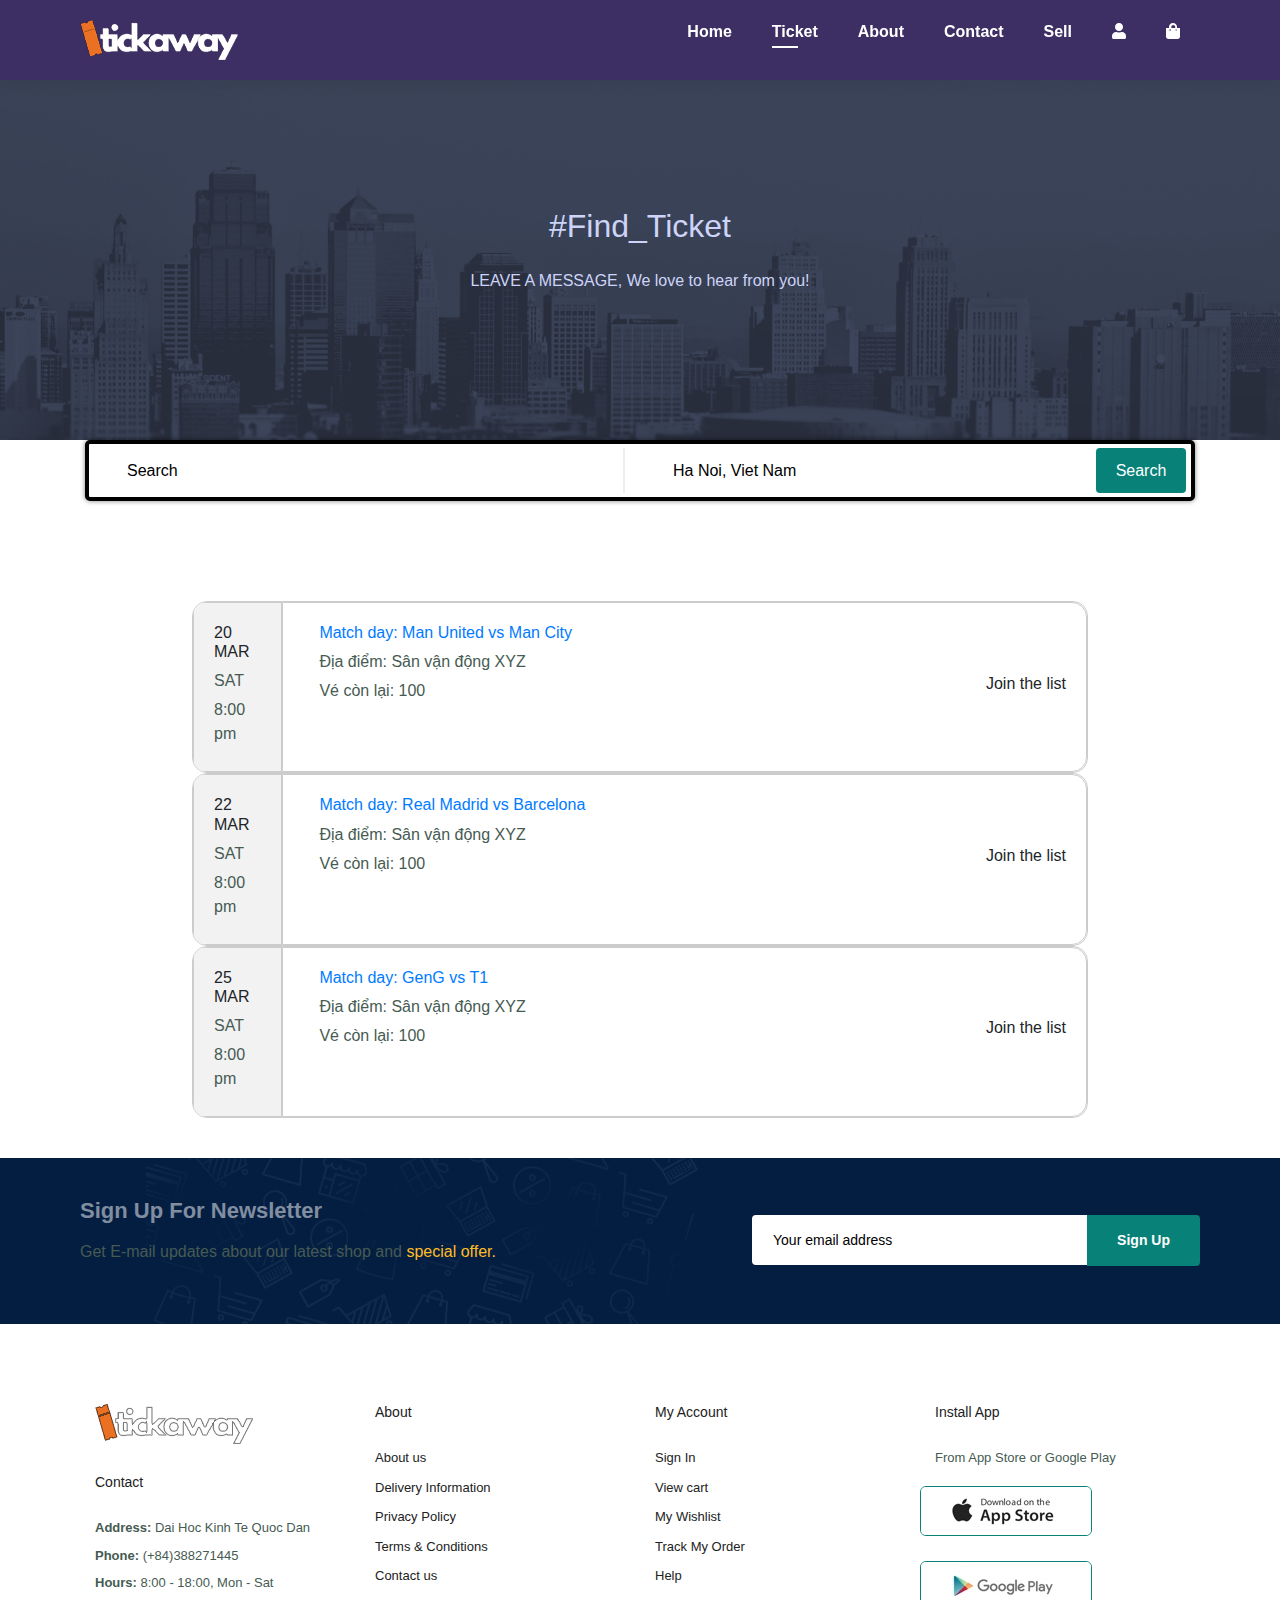
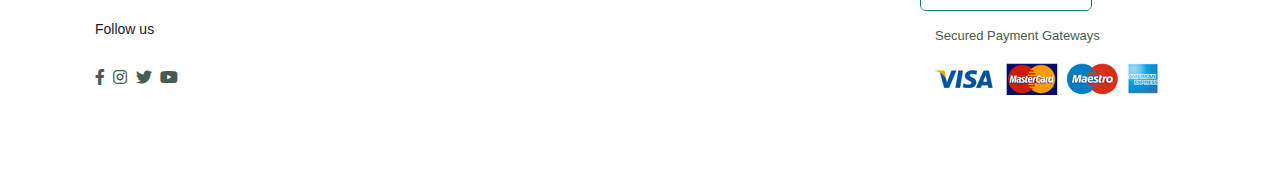
<file: football.html>
<!DOCTYPE html>
<html lang="en">
<head>
    <meta charset="UTF-8">
    <meta name="viewport" content="width=device-width, initial-scale=1.0">
    <title>TICKAWAY</title>
    <link href="https://cdnjs.cloudflare.com/ajax/libs/font-awesome/5.15.4/css/all.min.css" rel="stylesheet">
    <link href="https://stackpath.bootstrapcdn.com/bootstrap/4.5.2/css/bootstrap.min.css" rel="stylesheet">
    <link rel="stylesheet" href="https://pro.fontawesome.com/releases/v5.10.0/css/all.css">
    <link rel="stylesheet" href="style.css">
</head>
<body>
    <section id="header">
        <a href="#"><img src="img/logo.png" class="logo" alt=""></a>
        
        <div>
            <ul id="navbar">
                <li><a href="index.html">Home</a></li>
                <li><a class="active" href="ticket.html">Ticket</a></li>
                <li><a href="about.html">About</a></li>
                <li><a href="contact.html">Contact</a></li>
                <li><a href="Sell.html">Sell</a></li>
                
                <li id="lg-bag"><a href="login.html"><i class="fas fa-user"></i></a></li>
                <li id="lg-bag"><a href="cart.html"><i class="fas fa-shopping-bag"></i></a></li>
                <a href="#" id="close"><i class="far fa-times "></i></a>
            </ul>
        </div>
        <div id="mobile">
            <a href="login.html"><i class="fas fa-user"></i></a>
            <a href="cart.html"><i class="fas fa-shopping-bag"></i></a>
            <i id="bar" class="fas fa-outdent"></i>
            
        </div>
    </section>
    
    
    <section id="page-header" >
        <h2>#Find_Ticket</h2>

        <p>LEAVE A MESSAGE, We love to hear from you!</p>
    
    </section>
    <div class="container"> 
        <div class="search">
            <div class="row">
                <div class="col-md-6">
                     <div class="search-1">
                        <i class='bx bx-search-alt'></i>
                        <input type="text" placeholder="Search">
                     </div>
                </div>
                <div class="col-md-6">
                     <div>
                         <div class="search-2">
                            <i class='bx bxs-map' ></i> 
                            <input type="text" placeholder="Ha Noi, Viet Nam">
                            <button>Search</button> 
                        </div>
                     </div>
                </div>
            </div> 
        </div>
    </div>

    <div class="ticket-container">

        <div class="event-details">
            <h3 class="date"> 20 MAR</h3>
            <p class="day">SAT</p>
            <p class="time">8:00 pm</p>
        </div>
        <div class="match-details">
            <div class="ct1">
                <div><h3 class="match-name"> <a href="singleTicket.html">Match day: Man United vs Man City</a></h3></div>
                <div><p class="location">Địa điểm: Sân vận động XYZ</p></div>
                <div><p class="tickets-available">Vé còn lại: 100</p></div>
            </div>
            <div class="join-list">
                <h3>Join the list</h3>
            </div>
        </div>

    </div>
    <div class="ticket-container">

        <div class="event-details">
            <h3 class="date"> 22 MAR</h3>
            <p class="day">SAT</p>
            <p class="time">8:00 pm</p>
        </div>
        <div class="match-details">
            <div class="ct1">
                <div><h3 class="match-name"> <a href="singleTicket.html">Match day: Real Madrid vs Barcelona</a></h3></div>
                <div><p class="location">Địa điểm: Sân vận động XYZ</p></div>
                <div><p class="tickets-available">Vé còn lại: 100</p></div>
            </div>
            <div class="join-list">
                <h3>Join the list</h3>
            </div>
        </div>

    </div>
    <div class="ticket-container">

        <div class="event-details">
            <h3 class="date"> 25 MAR</h3>
            <p class="day">SAT</p>
            <p class="time">8:00 pm</p>
        </div>
        <div class="match-details">
            <div class="ct1">
                <div><h3 class="match-name"> <a href="singleTicket.html">Match day: GenG vs T1</a></h3></div>
                <div><p class="location">Địa điểm: Sân vận động XYZ</p></div>
                <div><p class="tickets-available">Vé còn lại: 100</p></div>
            </div>
            <div class="join-list">
                <h3>Join the list</h3>
            </div>
        </div>

    </div>
  
    
 
    <section id="newletter" class="section-p1 section-m1">
        <div class="newstext">
            <h4>Sign Up For Newsletter</h4>
            <p>Get E-mail updates about our latest shop and <span>special offer.</span></p>
        </div>
        <div class="form">
            <input type="text" placeholder="Your email address">
            <button class="normal">Sign Up</button>
        </div>
    </section>
    <footer class="section-p1">
        <div class="col">
            <img class="logo" src="img/logo1.png" alt="">
            <h4>Contact</h4>
            <p><strong>Address: </strong> Dai Hoc Kinh Te Quoc Dan</p>
            <p><strong>Phone: </strong> (+84)388271445</p>
            <p><Strong>Hours:</Strong> 8:00 - 18:00, Mon - Sat</p>
            <div class="follow">
                <h4>Follow us</h4>
                <div class="icon">
                    <i class="fab fa-facebook-f "></i>
                    <i class="fab fa-instagram "></i>
                    <i class="fab fa-twitter "></i>
                    <i class="fab fa-youtube "></i>
                </div>
            </div>
        </div>
        <div class="col">
            <h4>About</h4>
            <a href="#">About us</a>
            <a href="#">Delivery Information</a>
            <a href="#">Privacy Policy</a>
            <a href="#">Terms & Conditions</a>
            <a href="#">Contact us</a>
        </div>
        <div class="col">
            <h4>My Account</h4>
            <a href="#">Sign In</a>
            <a href="#">View cart</a>
            <a href="#">My Wishlist</a>
            <a href="#">Track My Order</a>
            <a href="#">Help</a>
        </div>
        <div class="col install">
            <h4>Install App</h4>
            <p>From App Store or Google Play</p>
            <div class="row">
                <img src="img/app.jpg" alt="">
                <img src="img/play.jpg" alt="">
            </div>
            <p>Secured Payment Gateways</p>
            <img src="img/pay.png" alt="">
        </div>
        
    </footer>
    <script src="script.js"></script>
    <script src="https://code.jquery.com/jquery-3.5.1.slim.min.js"></script>
    <script src="https://cdn.jsdelivr.net/npm/@popperjs/core@2.5.4/dist/umd/popper.min.js"></script>
    <script src="https://stackpath.bootstrapcdn.com/bootstrap/4.5.2/js/bootstrap.min.js"></script>
</body>
</html>
</file>
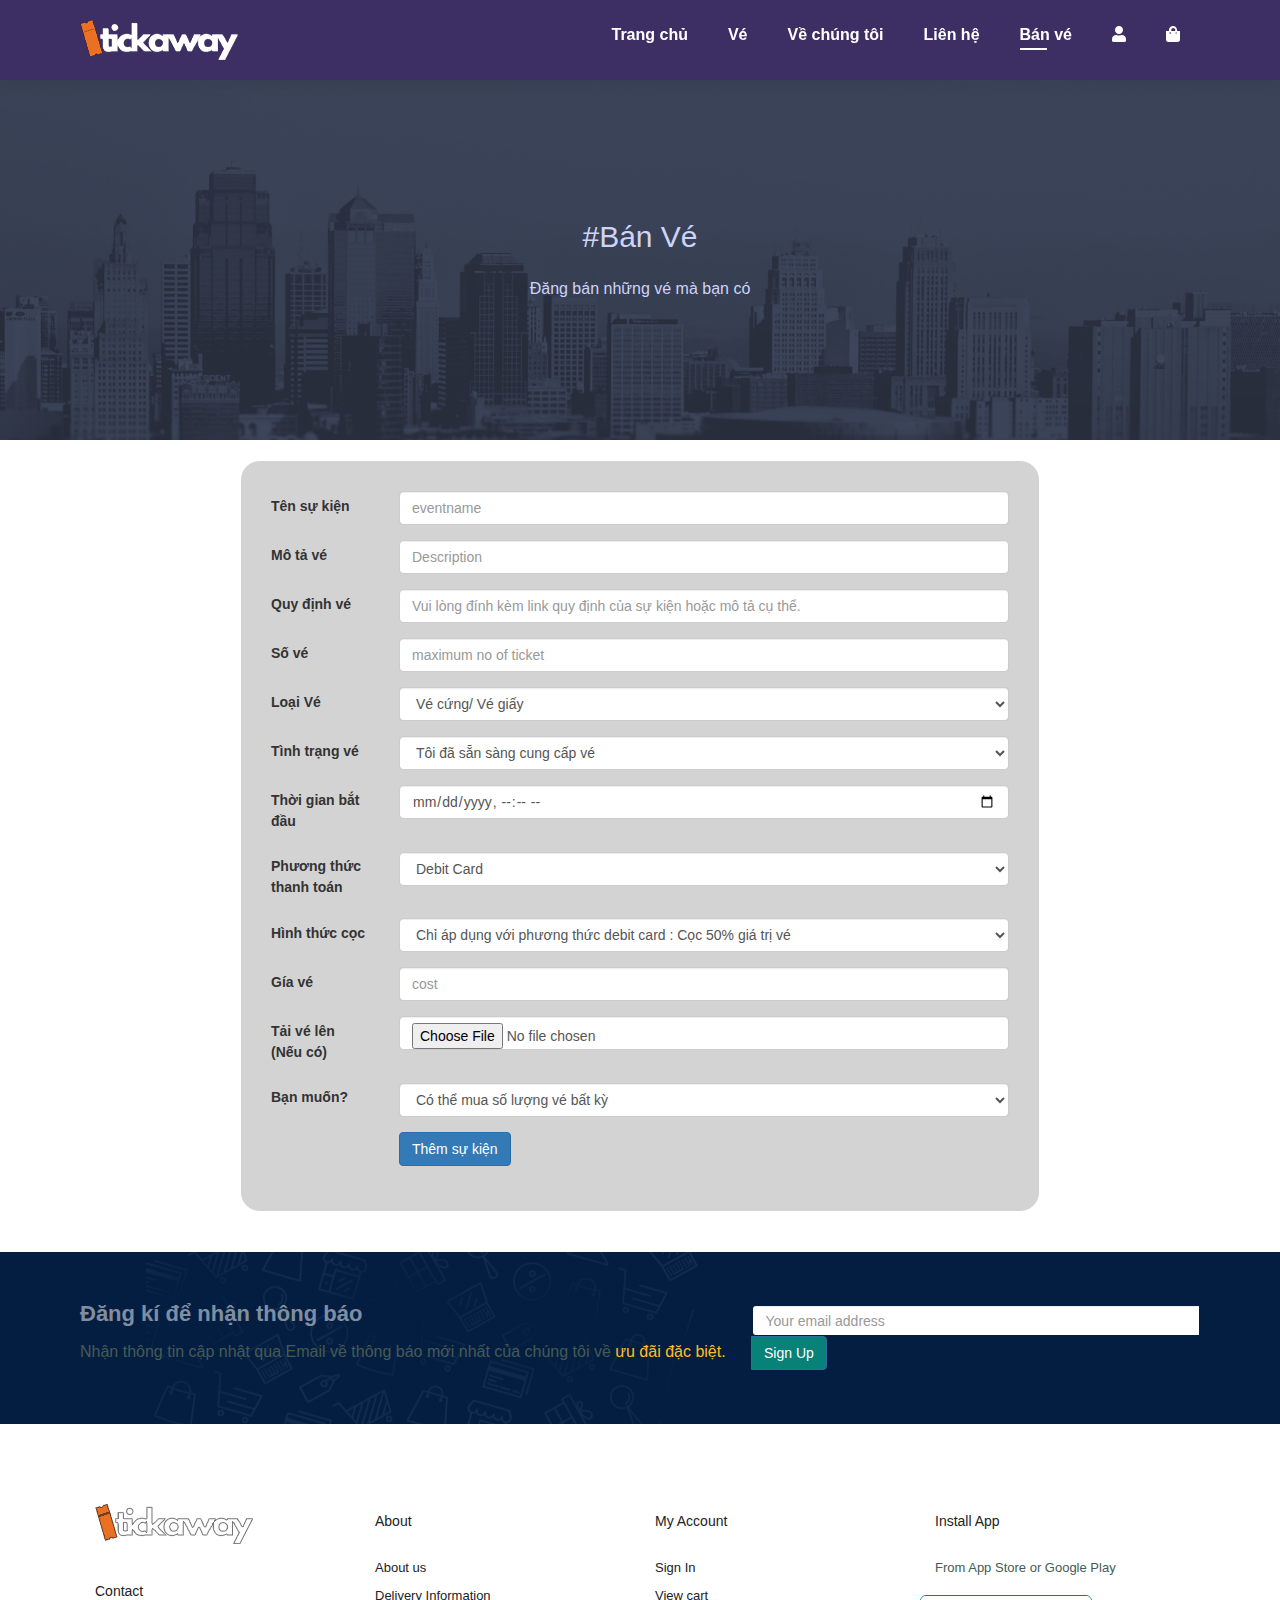
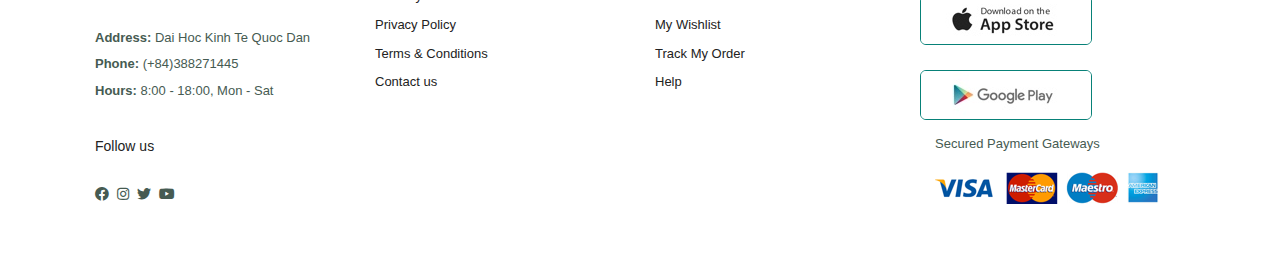
<file: sell.html>
<!DOCTYPE html>
<html lang="en">
<head>
    <meta charset="UTF-8">
    <meta name="viewport" content="width=device-width, initial-scale=1.0">
    <title>TICKAWAY</title>
    <link href="https://stackpath.bootstrapcdn.com/bootstrap/4.5.2/css/bootstrap.min.css" rel="stylesheet">
    <link rel="stylesheet" href="https://pro.fontawesome.com/releases/v5.10.0/css/all.css">
    <link rel="stylesheet" href="https://stackpath.bootstrapcdn.com/bootstrap/4.3.1/css/bootstrap.min.css">
    <link rel="stylesheet" href="https://maxcdn.bootstrapcdn.com/font-awesome/4.7.0/css/font-awesome.min.css">
    <link rel="stylesheet" href="https://maxcdn.bootstrapcdn.com/bootstrap/3.3.7/css/bootstrap.min.css">
    <link rel="stylesheet" href="style.css">
    <style>
      
        .button {
            position: absolute;
            top: 30px;
            left: 30px;
            width: 200px;
          }
      
          .bs-example {
            margin: 0 auto; /* Căn giữa màn hình */
            margin-top: 20px;
            width: 800px;
            border: 1px solid #fff;
            padding: 30px;
            border-radius: 20px;
            background-color: lightgray;
          }
      
          
    </style>
</head>
<body>
    <section id="header">
        <a href="#"><img src="img/logo.png" class="logo" alt=""></a>
        <div>
            <ul id="navbar">
                <li><a href="index.html">Trang chủ</a></li>
                <li><a href="ticket.html">Vé</a></li>
                <li><a href="about.html">Về chúng tôi</a></li>
                <li><a href="contact.html">Liên hệ</a></li>
                <li><a class="active" href="Sell.html">Bán vé</a></li>
                
                <li id="lg-bag"><a href="login.html"><i class="fas fa-user"></i></a></li>
                <li id="lg-bag"><a href="cart.html"><i class="fas fa-shopping-bag"></i></a></li>
                <a href="#" id="close"><i class="far fa-times "></i></a>
            </ul>
        </div>
        <div id="mobile">
            <a href="login.html"><i class="fas fa-user"></i></a>
            <a href="cart.html"><i class="fas fa-shopping-bag"></i></a>
            <i id="bar" class="fas fa-outdent"></i>
            
        </div>
    </section>
   
    
    <section id="page-header" >
        <h2>#Bán Vé</h2>

        <p>Đăng bán những vé mà bạn có</p>
    
    </section>
    <div class="bs-example">
        <form method = "post" action ="/addingEvent" enctype = "multipart/form-data"       class="form-horizontal" id="registration">
        <div class="form-group row">
          <label for="inputEmail" class="col-sm-2 col-form-label"><strong>Tên sự kiện</strong></label>
            <div class="col-sm-10">
              <input type="text" class="form-control" id="ename" placeholder="eventname"name="ename"  required>
            </div>
        </div> 
        <div class="form-group row">
          <label for="inputEmail" class="col-sm-2 col-form-label"><strong>Mô tả vé</strong></label>
            <div class="col-sm-10">
              <input type="text" class="form-control" id="edetails" placeholder="Description" name="edetails" required>
            </div>
        </div>
        <div class="form-group row">
          <label for="inputEmail" class="col-sm-2 col-form-label"><strong>Quy định vé</strong></label>
            <div class="col-sm-10">
              <input type="text" class="form-control" id="edetails" placeholder="Vui lòng đính kèm link quy định của sự kiện hoặc mô tả cụ thể." name="edetails" required>
            </div>
        </div>
        <div class="form-group row">
          <label for="inputEmail" class="col-sm-2 col-form-label"><strong>Số vé</strong> </label>
            <div class="col-sm-10">
              <input type="number" class="form-control" id="npeople" placeholder="maximum no of ticket"name="npeople" required>
            </div>
        </div>
        <div class="form-group row">
          <label for="paymentMethod" class="col-sm-2 col-form-label"><strong>Loại Vé</strong></label>
          <div class="col-sm-10">
              <select class="form-control" id="paymentMethod" name="paymentMethod">
                  <option value="debit">Vé cứng/ Vé giấy</option>
                  <option value="credit">Vé điện tử</option>
                  <option value="momo">Vé điện tử và vòng</option>
                  <option value="bank">Chuyển vé trực tiếp từ nơi bán vé gốc</option>
              </select>
          </div>
      </div>
      <div class="form-group row">
        <label for="paymentMethod" class="col-sm-2 col-form-label"><strong>Tình trạng vé</strong></label>
        <div class="col-sm-10">
            <select class="form-control" id="paymentMethod" name="paymentMethod">
                <option value="debit">Tôi đã sẵn sàng cung cấp vé</option>
                <option value="credit">Tôi sẽ cung cấp vé sau</option>
            </select>
        </div>
    </div>
        <div class="form-group row">
          <label for="inputEmail" class="col-sm-2 col-form-label"><strong>Thời gian bắt đầu</strong></label>
            <div class="col-sm-10">
              <input type="datetime-local" class="form-control" id="stime" placeholder="booking start time" name = "stime" required>
            </div>
        </div>
            
        <div class="form-group row">
          <label for="paymentMethod" class="col-sm-2 col-form-label"><strong>Phương thức thanh toán</strong></label>
          <div class="col-sm-10">
              <select class="form-control" id="paymentMethod" name="paymentMethod">
                  <option value="debit">Debit Card</option>
                  <option value="credit">Credit Card</option>
                  <option value="momo">Momo</option>
                  <option value="bank">Bank Transfer</option>
              </select>
          </div>
      </div>
      <div class="form-group row" >
        <label for="deposit" class="col-sm-2 col-form-label"><strong>Hình thức cọc</strong></label>
        <div class="col-sm-10">
            <select class="form-control" id="deposit" name="deposit" value="Chỉ áp dụng với phương thức debit card">
                <option value="" disabled selected>Chỉ áp dụng với phương thức debit card : Cọc 50% giá trị vé</option>
               
            </select>
        </div>
    </div>
    
        <div class="form-group row">
          <label for="inputEmail" class="col-sm-2 col-form-label"><strong>Gía vé</strong> </label>
            <div class="col-sm-10">
              <input type="number" class="form-control" id="cost" placeholder="cost" name="cost" required>
            </div>
          </div> 
          
          <div class="form-group row">
          <label for="inputEmail" class="col-sm-2 col-form-label"><strong>Tải vé lên<br>(Nếu có)</strong> </label>
            <div class="col-sm-10">
              <input type="file" class="form-control" id="img" placeholder="upload image" name="img" required>
            </div>
          </div> 
          <div class="form-group row">
            <label for="paymentMethod" class="col-sm-2 col-form-label"><strong>Bạn muốn?</strong></label>
            <div class="col-sm-10">
                <select class="form-control" id="paymentMethod" name="paymentMethod">
                    <option value="debit">Có thể mua số lượng vé bất kỳ</option>
                    <option value="credit">Tất cả các vé phải được mua cùng nhau</option>
                    <option value="momo">Ngăn chặn một vé còn lại chưa bán được</option>
                    <option value="bank">Ngăn chặn số lượng vé lẻ còn lại chưa bán được</option>
                </select>
            </div>
        </div>
    
        <div class="form-group row">
          <div class="col-sm-10 offset-sm-2">
            <button  class="btn btn-primary" id= "submit" name ="submit">Thêm sự kiện</button>
          </div>
        </div>
    
          </fieldset>
          </form>
        </div>
    <section id="newletter" class="section-p1 section-m1">
        <div class="newstext">
            <h4>Đăng kí để nhận thông báo</h4>
            <p>Nhận thông tin cập nhật qua Email về thông báo mới nhất của chúng tôi về <span> ưu đãi đặc biệt.</span></p>
        </div>
        <div class="form">
            <div class="input-group">
                <input type="text" class="form-control" placeholder="Your email address">
                <div class="input-group-append">
                    <button class="btn btn-primary" type="button" id="adu">Sign Up</button>
                </div>
            </div>
        </div>
    </section>
    <script>
      document.getElementById("adu").addEventListener("click", function() {
        // Chuyển hướng đến trang profile.html
        window.location.href = "credit.html";
    });
    </script>
    <footer class="section-p1">
        <div class="col">
            <img class="logo" src="img/logo1.png" alt="">
            <h4>Contact</h4>
            <p><strong>Address: </strong> Dai Hoc Kinh Te Quoc Dan</p>
            <p><strong>Phone: </strong> (+84)388271445</p>
            <p><Strong>Hours:</Strong> 8:00 - 18:00, Mon - Sat</p>
            <div class="follow">
                <h4>Follow us</h4>
                <div class="icon">
                    <i class="fab fa-facebook-f "></i>
                    <i class="fab fa-instagram "></i>
                    <i class="fab fa-twitter "></i>
                    <i class="fab fa-youtube "></i>
                </div>
            </div>
        </div>
        <div class="col">
            <h4>About</h4>
            <a href="#">About us</a>
            <a href="#">Delivery Information</a>
            <a href="#">Privacy Policy</a>
            <a href="#">Terms & Conditions</a>
            <a href="#">Contact us</a>
        </div>
        <div class="col">
            <h4>My Account</h4>
            <a href="#">Sign In</a>
            <a href="#">View cart</a>
            <a href="#">My Wishlist</a>
            <a href="#">Track My Order</a>
            <a href="#">Help</a>
        </div>
        <div class="col install">
            <h4>Install App</h4>
            <p>From App Store or Google Play</p>
            <div class="row">
                <img src="img/app.jpg" alt="">
                <img src="img/play.jpg" alt="">
            </div>
            <p>Secured Payment Gateways</p>
            <img src="img/pay.png" alt="">
        </div>
        
    </footer>
    <script src="script.js"></script>
    <script src="https://code.jquery.com/jquery-3.5.1.slim.min.js"></script>
    <script src="https://cdn.jsdelivr.net/npm/@popperjs/core@2.5.4/dist/umd/popper.min.js"></script>
    <script src="https://stackpath.bootstrapcdn.com/bootstrap/4.5.2/js/bootstrap.min.js"></script>
</body>
</html>
</file>
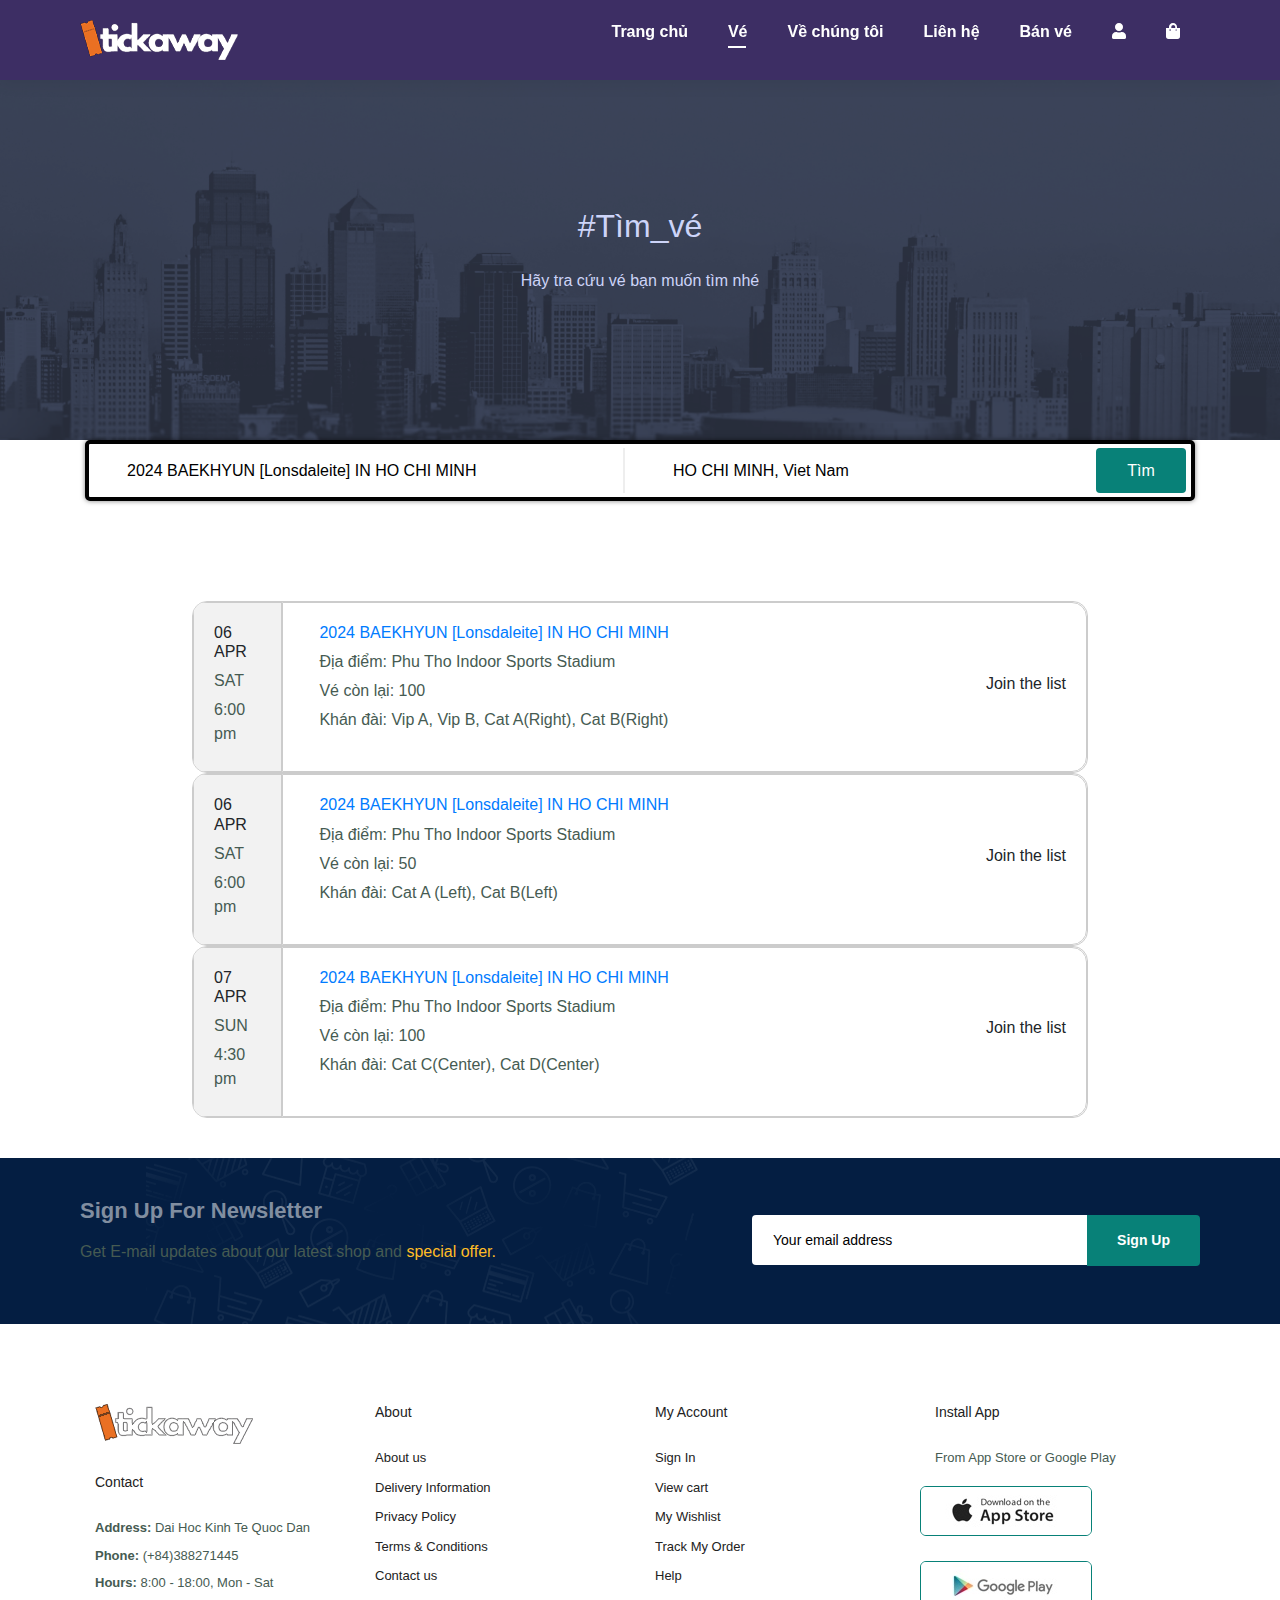
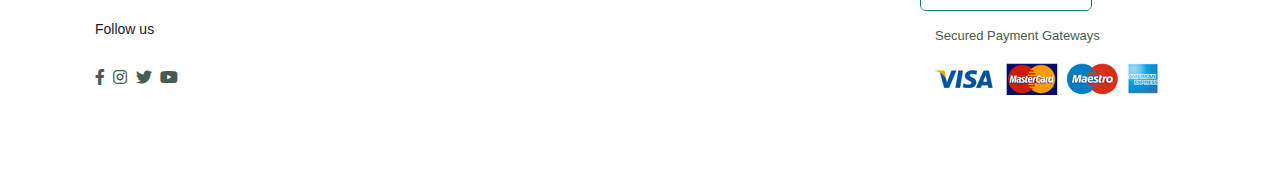
<file: Show.html>
<!DOCTYPE html>
<html lang="en">
<head>
    <meta charset="UTF-8">
    <meta name="viewport" content="width=device-width, initial-scale=1.0">
    <title>TICKAWAY</title>
    <link href="https://cdnjs.cloudflare.com/ajax/libs/font-awesome/5.15.4/css/all.min.css" rel="stylesheet">
    <link href="https://stackpath.bootstrapcdn.com/bootstrap/4.5.2/css/bootstrap.min.css" rel="stylesheet">
    <link rel="stylesheet" href="https://pro.fontawesome.com/releases/v5.10.0/css/all.css">
    <link rel="stylesheet" href="style.css">
</head>
<body>
    <section id="header">
        <a href="#"><img src="img/logo.png" class="logo" alt=""></a>
        
        <div>
            <ul id="navbar">
                <li><a href="index.html">Trang chủ</a></li>
                <li><a class="active" href="ticket.html">Vé</a></li>
                <li><a href="about.html">Về chúng tôi</a></li>
                <li><a href="contact.html">Liên hệ</a></li>
                <li><a href="Sell.html">Bán vé</a></li>
                
                <li id="lg-bag"><a href="login.html"><i class="fas fa-user"></i></a></li>
                <li id="lg-bag"><a href="cart.html"><i class="fas fa-shopping-bag"></i></a></li>
                <a href="#" id="close"><i class="far fa-times "></i></a>
            </ul>
        </div>
        <div id="mobile">
            <a href="login.html"><i class="fas fa-user"></i></a>
            <a href="cart.html"><i class="fas fa-shopping-bag"></i></a>
            <i id="bar" class="fas fa-outdent"></i>
            
        </div>
    </section>
    
    
    <section id="page-header" >
        <h2>#Tìm_vé</h2>

        <p>Hãy tra cứu vé bạn muốn tìm nhé</p>
    
    </section>
    <div class="container"> 
        <div class="search">
            <div class="row">
                <div class="col-md-6">
                     <div class="search-1">
                        <i class='bx bx-search-alt'></i>
                        <input type="text" placeholder="2024 BAEKHYUN [Lonsdaleite] IN HO CHI MINH">
                     </div>
                </div>
                <div class="col-md-6">
                     <div>
                         <div class="search-2">
                            <i class='bx bxs-map' ></i> 
                            <input type="text" placeholder="HO CHI MINH, Viet Nam">
                            <button>Tìm</button> 
                        </div>
                     </div>
                </div>
            </div> 
        </div>
    </div>

    <div class="ticket-container">

        <div class="event-details">
            <h3 class="date"> 06 APR</h3>
            <p class="day">SAT</p>
            <p class="time">6:00 pm</p>
        </div>
        <div class="match-details">
            <div class="ct1">
                <div><h3 class="match-name"> <a href="singleTicket.html">2024 BAEKHYUN [Lonsdaleite] IN HO CHI MINH</a></h3></div>
                <div><p class="location">Địa điểm: Phu Tho Indoor Sports Stadium</p></div>
                <div><p class="tickets-available">Vé còn lại: 100  </p></div>
                <div><p class="tickets-available">Khán đài: Vip A, Vip B, Cat A(Right), Cat B(Right)  </p></div>
            </div>
            <div class="join-list">
                <h3>Join the list</h3>
            </div>
        </div>

    </div>
    <div class="ticket-container">

        <div class="event-details">
            <h3 class="date"> 06 APR</h3>
            <p class="day">SAT</p>
            <p class="time">6:00 pm</p>
        </div>
        <div class="match-details">
            <div class="ct1">
                <div><h3 class="match-name"> <a href="singleTicket.html">2024 BAEKHYUN [Lonsdaleite] IN HO CHI MINH</a></h3></div>
                <div><p class="location">Địa điểm: Phu Tho Indoor Sports Stadium</p></div>
                <div><p class="tickets-available">Vé còn lại: 50</p></div>
                <div><p class="tickets-available">Khán đài: Cat A (Left), Cat B(Left)  </p></div>
            </div>
            <div class="join-list">
                <h3>Join the list</h3>
            </div>
        </div>

    </div>
    <div class="ticket-container">

        <div class="event-details">
            <h3 class="date"> 07 APR</h3>
            <p class="day">SUN</p>
            <p class="time">4:30 pm</p>
        </div>
        <div class="match-details">
            <div class="ct1">
                <div><h3 class="match-name"> <a href="singleTicket.html">2024 BAEKHYUN [Lonsdaleite] IN HO CHI MINH</a></h3></div>
                <div><p class="location">Địa điểm: Phu Tho Indoor Sports Stadium</p></div>
                <div><p class="tickets-available">Vé còn lại: 100</p></div>
                <div><p class="tickets-available">Khán đài: Cat C(Center), Cat D(Center)  </p></div>
            </div>
            <div class="join-list">
                <h3>Join the list</h3>
            </div>
        </div>

    </div>
  
    
 
    <section id="newletter" class="section-p1 section-m1">
        <div class="newstext">
            <h4>Sign Up For Newsletter</h4>
            <p>Get E-mail updates about our latest shop and <span>special offer.</span></p>
        </div>
        <div class="form">
            <input type="text" placeholder="Your email address">
            <button class="normal">Sign Up</button>
        </div>
    </section>
    <footer class="section-p1">
        <div class="col">
            <img class="logo" src="img/logo1.png" alt="">
            <h4>Contact</h4>
            <p><strong>Address: </strong> Dai Hoc Kinh Te Quoc Dan</p>
            <p><strong>Phone: </strong> (+84)388271445</p>
            <p><Strong>Hours:</Strong> 8:00 - 18:00, Mon - Sat</p>
            <div class="follow">
                <h4>Follow us</h4>
                <div class="icon">
                    <i class="fab fa-facebook-f "></i>
                    <i class="fab fa-instagram "></i>
                    <i class="fab fa-twitter "></i>
                    <i class="fab fa-youtube "></i>
                </div>
            </div>
        </div>
        <div class="col">
            <h4>About</h4>
            <a href="#">About us</a>
            <a href="#">Delivery Information</a>
            <a href="#">Privacy Policy</a>
            <a href="#">Terms & Conditions</a>
            <a href="#">Contact us</a>
        </div>
        <div class="col">
            <h4>My Account</h4>
            <a href="#">Sign In</a>
            <a href="#">View cart</a>
            <a href="#">My Wishlist</a>
            <a href="#">Track My Order</a>
            <a href="#">Help</a>
        </div>
        <div class="col install">
            <h4>Install App</h4>
            <p>From App Store or Google Play</p>
            <div class="row">
                <img src="img/app.jpg" alt="">
                <img src="img/play.jpg" alt="">
            </div>
            <p>Secured Payment Gateways</p>
            <img src="img/pay.png" alt="">
        </div>
        
    </footer>
    <script src="script.js"></script>
    <script src="https://code.jquery.com/jquery-3.5.1.slim.min.js"></script>
    <script src="https://cdn.jsdelivr.net/npm/@popperjs/core@2.5.4/dist/umd/popper.min.js"></script>
    <script src="https://stackpath.bootstrapcdn.com/bootstrap/4.5.2/js/bootstrap.min.js"></script>
</body>
</html>
</file>
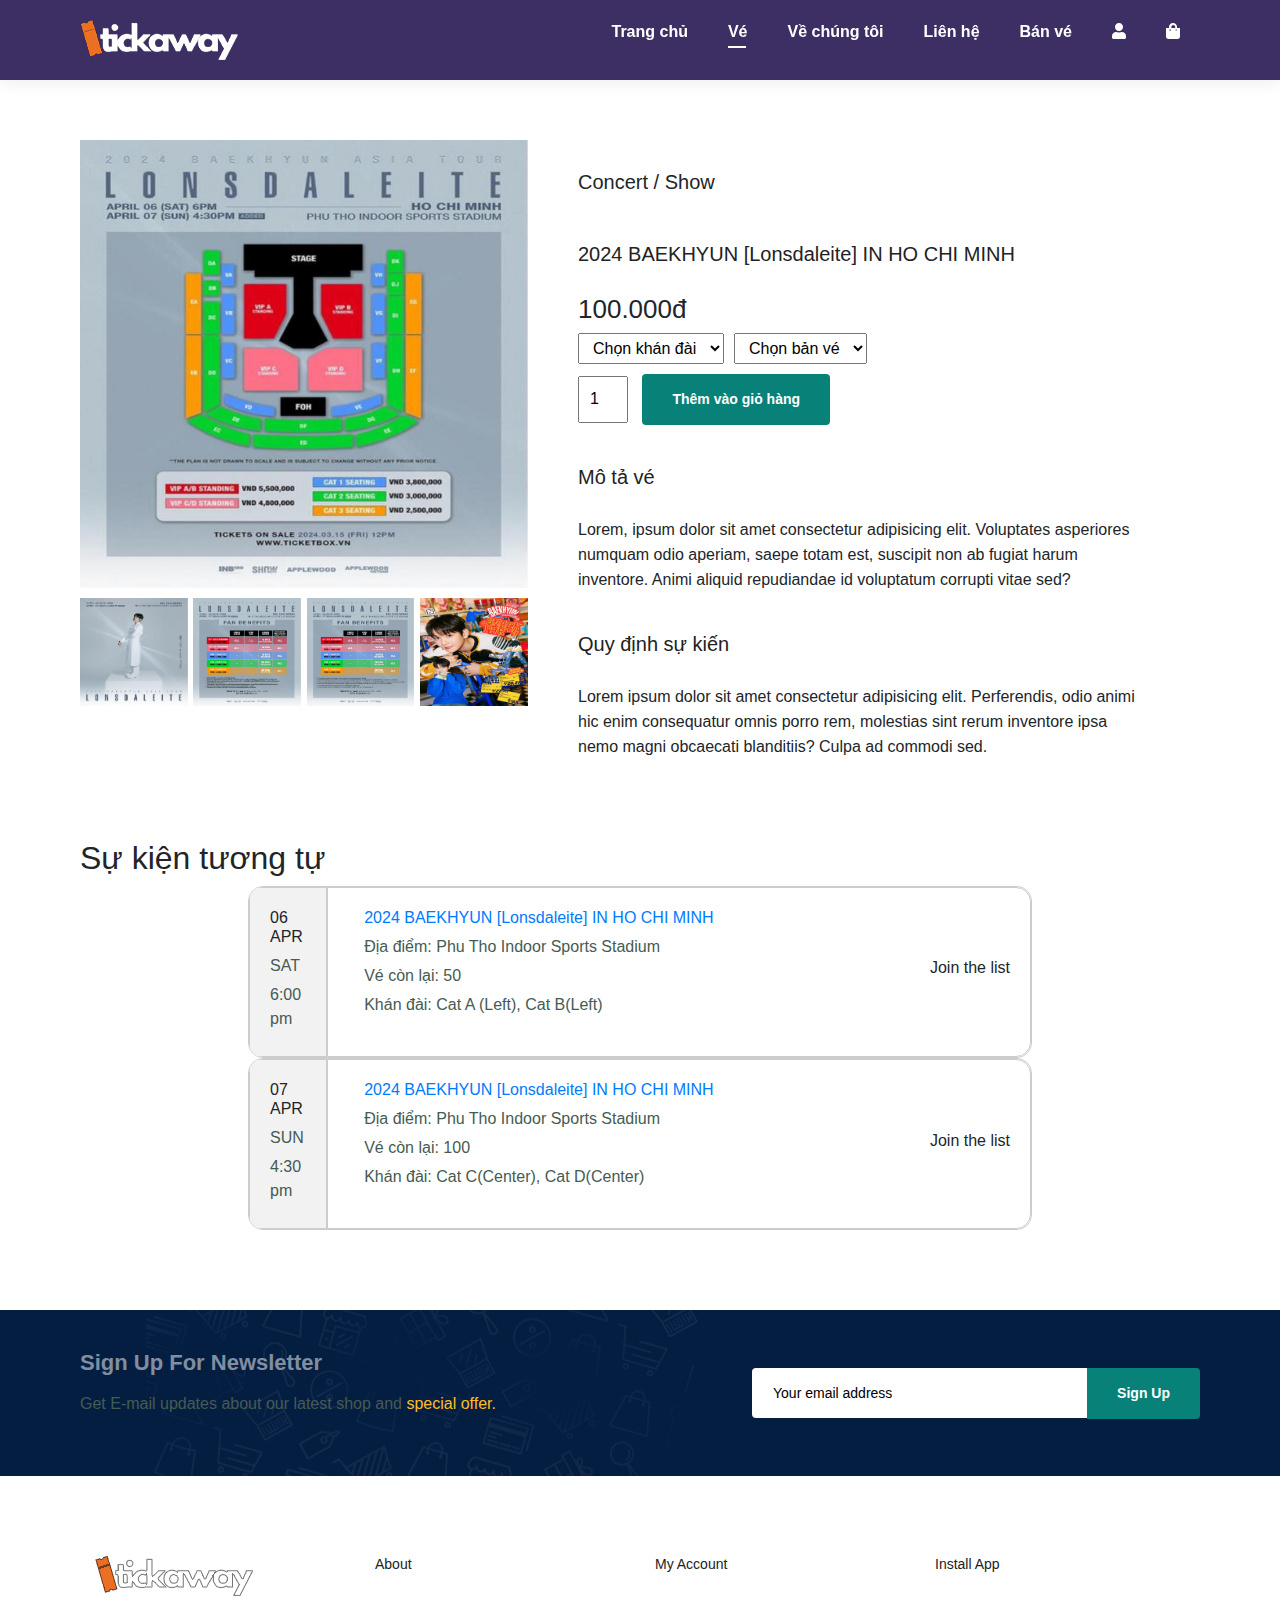
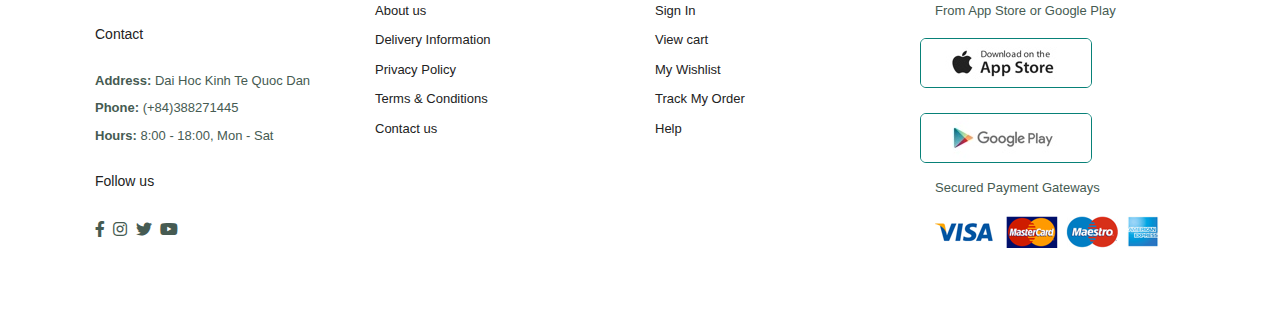
<file: singleTicket.html>
<!DOCTYPE html>
<html lang="en">
<head>
    <meta charset="UTF-8">
    <meta name="viewport" content="width=device-width, initial-scale=1.0">
    <title>TICKAWAY</title>
    <link href="https://stackpath.bootstrapcdn.com/bootstrap/4.5.2/css/bootstrap.min.css" rel="stylesheet">
    <link rel="stylesheet" href="https://pro.fontawesome.com/releases/v5.10.0/css/all.css">
    <link rel="stylesheet" href="style.css">
</head>
<body>
    <section id="header">
        <a href="#"><img src="img/logo.png" class="logo" alt=""></a>
        <div>
            <ul id="navbar">
                <li><a href="index.html">Trang chủ</a></li>
                <li><a class="active" href="ticket.html">Vé</a></li>
                <li><a  href="about.html">Về chúng tôi</a></li>
                <li><a href="contact.html">Liên hệ</a></li>
                <li><a href="Sell.html">Bán vé</a></li>
               
                <li id="lg-bag"><a href="login.html"><i class="fas fa-user"></i></a></li>
                <li id="lg-bag"><a href="cart.html"><i class="fas fa-shopping-bag"></i></a></li>
                <a href="#" id="close"><i class="far fa-times "></i></a>
            </ul>
        </div>
        <div id="mobile">
            <a href="login.html"><i class="fas fa-user"></i></a>
            <a href="cart.html"><i class="fas fa-shopping-bag"></i></a>
            <i id="bar" class="fas fa-outdent"></i>
            
        </div>
    </section>
    <section id="prodetails" class="section-p1">
        <div class="single-pro-image">
            <img src="img/f12.jpg" width="100%" id="MainImg" alt="">

            <div class="small-img-group">
                <div class="small-img-col">
                    <img src="img/f13.jpg" width="100%" class="small-img" alt="">
                </div>
                <div class="small-img-col">
                    <img src="img/f14.jpg" width="100%" class="small-img" alt="">
                </div>
                <div class="small-img-col">
                    <img src="img/f15.jpg" width="100%" class="small-img" alt="">
                </div>
                <div class="small-img-col">
                    <img src="img/f16.jpg" width="100%" class="small-img" alt="">
                </div>
            </div>
        </div>
        <div class="single-pro-details">
            <h5>Concert / Show</h5>
            <h4>2024 BAEKHYUN [Lonsdaleite] IN HO CHI MINH</h4>
            <h2>100.000đ</h2>
            <div class="select-container">
                <select>
                    <option>Chọn khán đài</option>
                    <option>Vip A</option>
                    <option>Vip B</option>
                    <option>Cat A</option>
                    <option>Cat B</option>
                </select>
                <select>
                    <option>Chọn bản vé</option>
                    <option>bản cứng</option>
                    <option>bản mềm</option>
                </select>
            </div>
            <input type="number" value="1">
            <button class="normal">Thêm vào giỏ hàng</button>
            <h4>Mô tả vé</h4>
            <span>Lorem, ipsum dolor sit amet consectetur adipisicing elit. Voluptates asperiores numquam odio aperiam, saepe totam est, suscipit non ab fugiat harum inventore. Animi aliquid repudiandae id voluptatum corrupti vitae sed?</span>
            <h4>Quy định sự kiến</h4>
            <span>Lorem ipsum dolor sit amet consectetur adipisicing elit. Perferendis, odio animi hic enim consequatur omnis porro rem, molestias sint rerum inventore ipsa nemo magni obcaecati blanditiis? Culpa ad commodi sed.</span>
        </div>
    </section>
    <section id="similar" class="section-p1">
        <h2>Sự kiện tương tự</h2>
        <div class="ticket-container">

            <div class="event-details">
                <h3 class="date"> 06 APR</h3>
                <p class="day">SAT</p>
                <p class="time">6:00 pm</p>
            </div>
            <div class="match-details">
                <div class="ct1">
                    <div><h3 class="match-name"> <a href="singleTicket.html">2024 BAEKHYUN [Lonsdaleite] IN HO CHI MINH</a></h3></div>
                    <div><p class="location">Địa điểm: Phu Tho Indoor Sports Stadium</p></div>
                    <div><p class="tickets-available">Vé còn lại: 50</p></div>
                    <div><p class="tickets-available">Khán đài: Cat A (Left), Cat B(Left)  </p></div>
                </div>
                <div class="join-list">
                    <h3>Join the list</h3>
                </div>
            </div>
    
        </div>
        <div class="ticket-container">

            <div class="event-details">
                <h3 class="date"> 07 APR</h3>
                <p class="day">SUN</p>
                <p class="time">4:30 pm</p>
            </div>
            <div class="match-details">
                <div class="ct1">
                    <div><h3 class="match-name"> <a href="singleTicket.html">2024 BAEKHYUN [Lonsdaleite] IN HO CHI MINH</a></h3></div>
                    <div><p class="location">Địa điểm: Phu Tho Indoor Sports Stadium</p></div>
                    <div><p class="tickets-available">Vé còn lại: 100</p></div>
                    <div><p class="tickets-available">Khán đài: Cat C(Center), Cat D(Center)  </p></div>
                </div>
                <div class="join-list">
                    <h3>Join the list</h3>
                </div>
            </div>
    
        </div>
    </section>
    <section id="newletter" class="section-p1 section-m1">
        <div class="newstext">
            <h4>Sign Up For Newsletter</h4>
            <p>Get E-mail updates about our latest shop and <span>special offer.</span></p>
        </div>
        <div class="form">
            <input type="text" placeholder="Your email address">
            <button class="normal">Sign Up</button>
        </div>
    </section>
    <footer class="section-p1">
        <div class="col">
            <img class="logo" src="img/logo1.png" alt="">
            <h4>Contact</h4>
            <p><strong>Address: </strong> Dai Hoc Kinh Te Quoc Dan</p>
            <p><strong>Phone: </strong> (+84)388271445</p>
            <p><Strong>Hours:</Strong> 8:00 - 18:00, Mon - Sat</p>
            <div class="follow">
                <h4>Follow us</h4>
                <div class="icon">
                    <i class="fab fa-facebook-f "></i>
                    <i class="fab fa-instagram "></i>
                    <i class="fab fa-twitter "></i>
                    <i class="fab fa-youtube "></i>
                </div>
            </div>
        </div>
        <div class="col">
            <h4>About</h4>
            <a href="#">About us</a>
            <a href="#">Delivery Information</a>
            <a href="#">Privacy Policy</a>
            <a href="#">Terms & Conditions</a>
            <a href="#">Contact us</a>
        </div>
        <div class="col">
            <h4>My Account</h4>
            <a href="#">Sign In</a>
            <a href="#">View cart</a>
            <a href="#">My Wishlist</a>
            <a href="#">Track My Order</a>
            <a href="#">Help</a>
        </div>
        <div class="col install">
            <h4>Install App</h4>
            <p>From App Store or Google Play</p>
            <div class="row">
                <img src="img/app.jpg" alt="">
                <img src="img/play.jpg" alt="">
            </div>
            <p>Secured Payment Gateways</p>
            <img src="img/pay.png" alt="">
        </div>
        
    </footer>
    <script>
        var MainImg = document.getElementById("MainImg");
        var smallimg = document.getElementsByClassName("small-img");

        smallimg[0].onclick= function(){
            MainImg.src = smallimg[0].src;

        }
        smallimg[1].onclick= function(){
            MainImg.src = smallimg[1].src;
            
        }
        smallimg[2].onclick= function(){
            MainImg.src = smallimg[2].src;
            
        }
        smallimg[3].onclick= function(){
            MainImg.src = smallimg[3].src;
            
        }
        
    </script>    
    <script src="script.js"></script>
    <script src="https://code.jquery.com/jquery-3.5.1.slim.min.js"></script>
    <script src="https://cdn.jsdelivr.net/npm/@popperjs/core@2.5.4/dist/umd/popper.min.js"></script>
    <script src="https://stackpath.bootstrapcdn.com/bootstrap/4.5.2/js/bootstrap.min.js"></script>
</body>
</html>
</file>
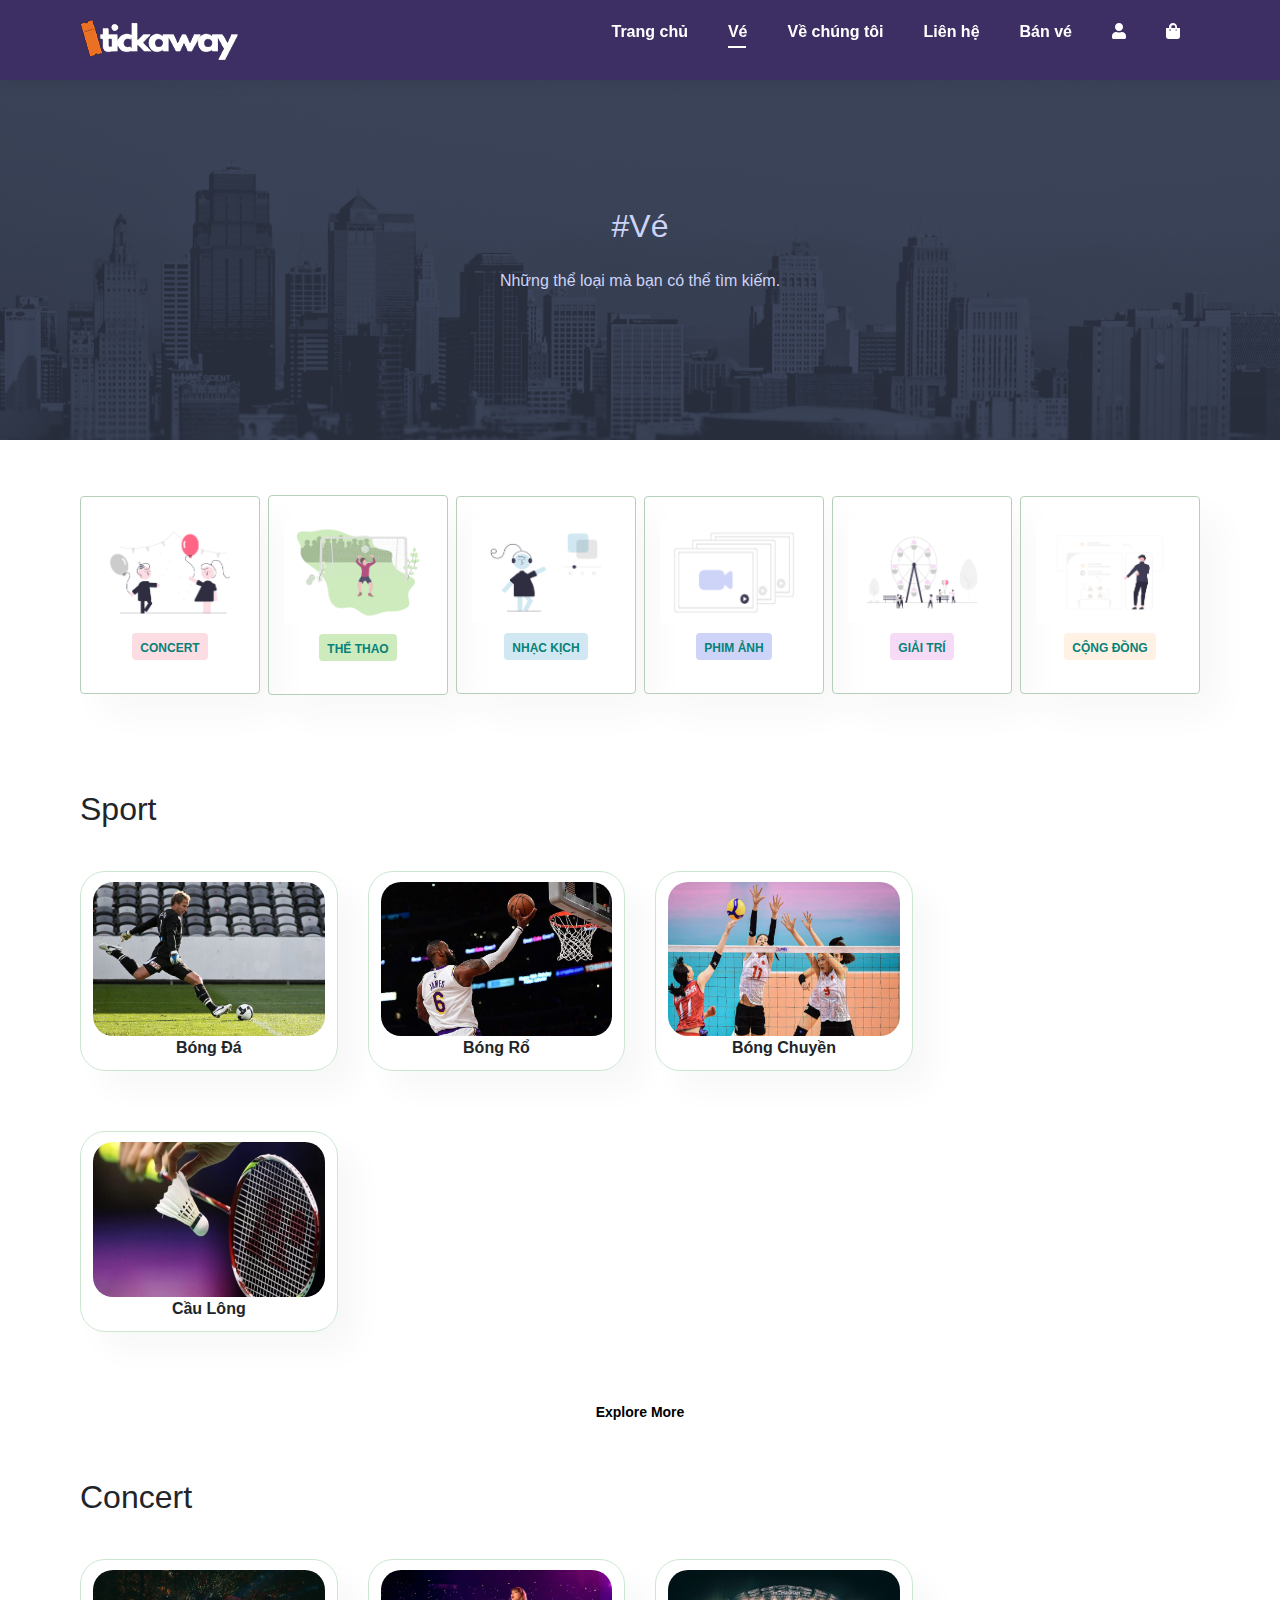
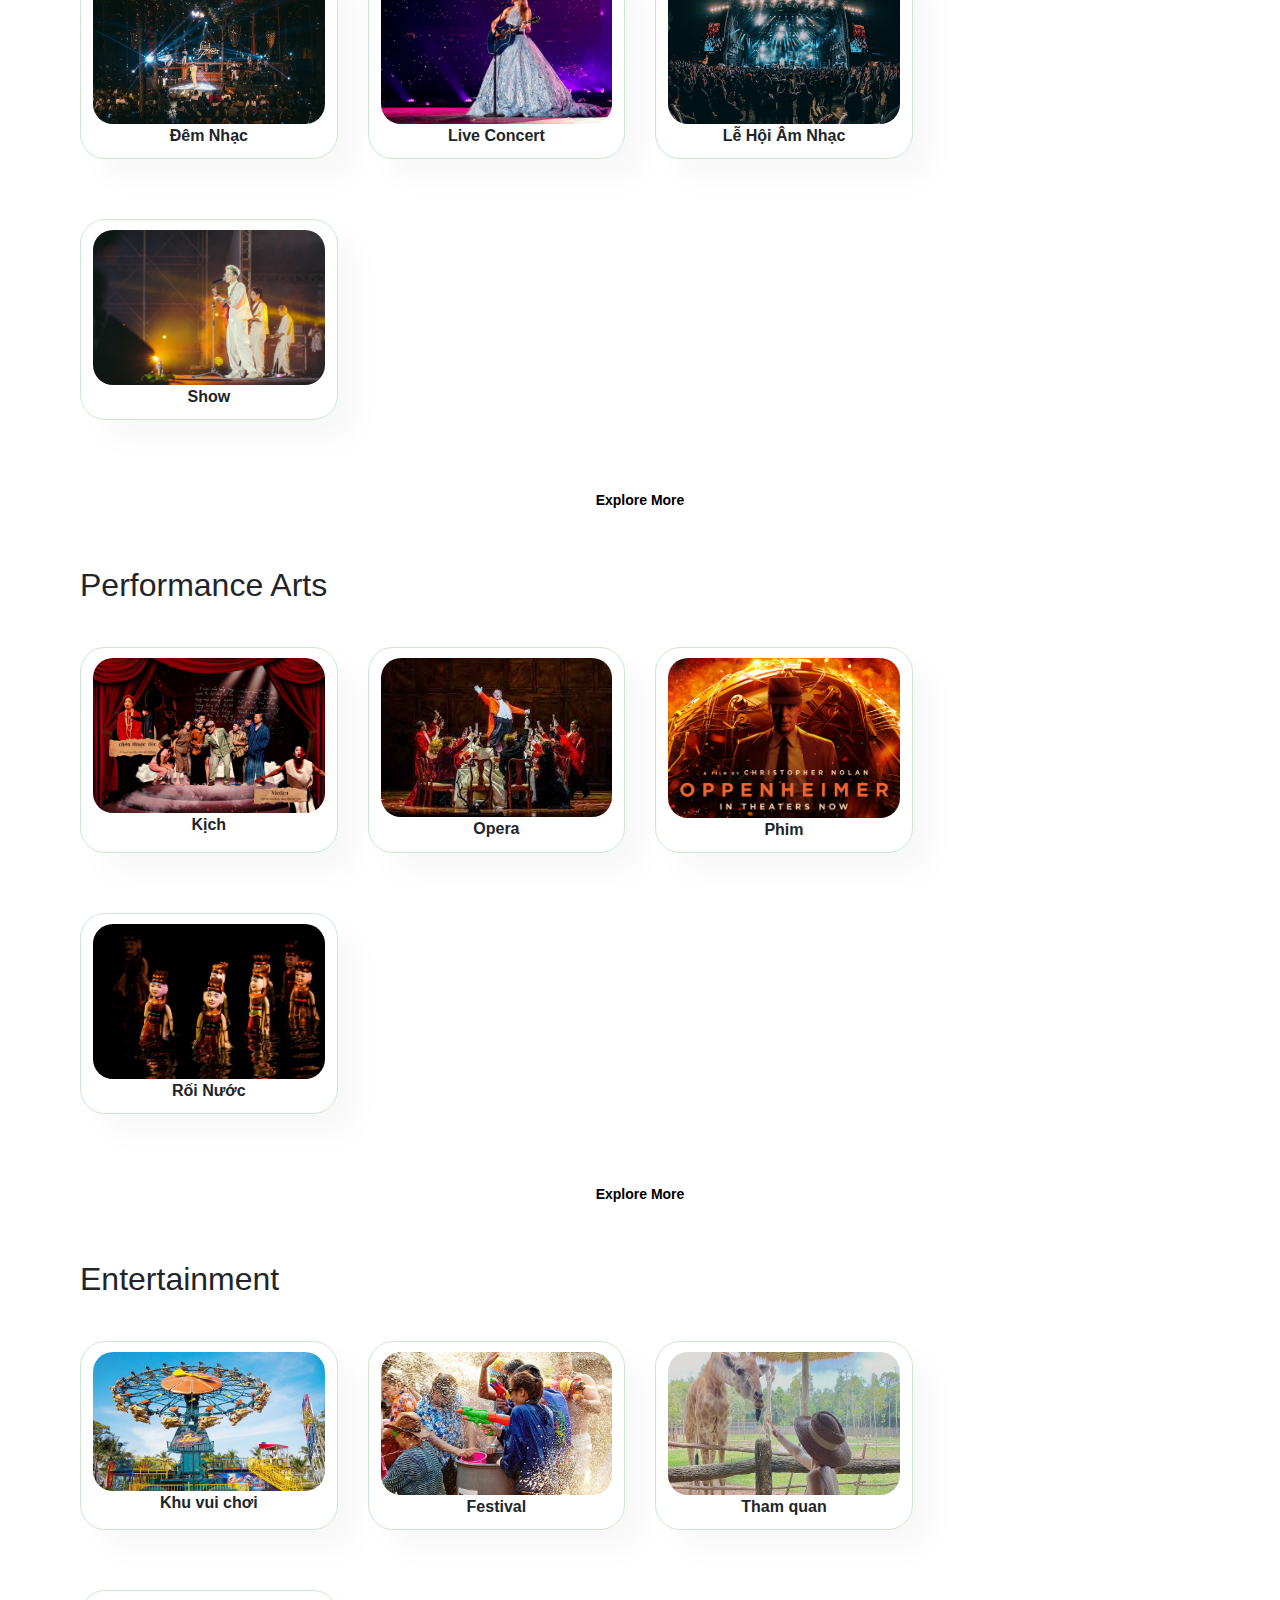
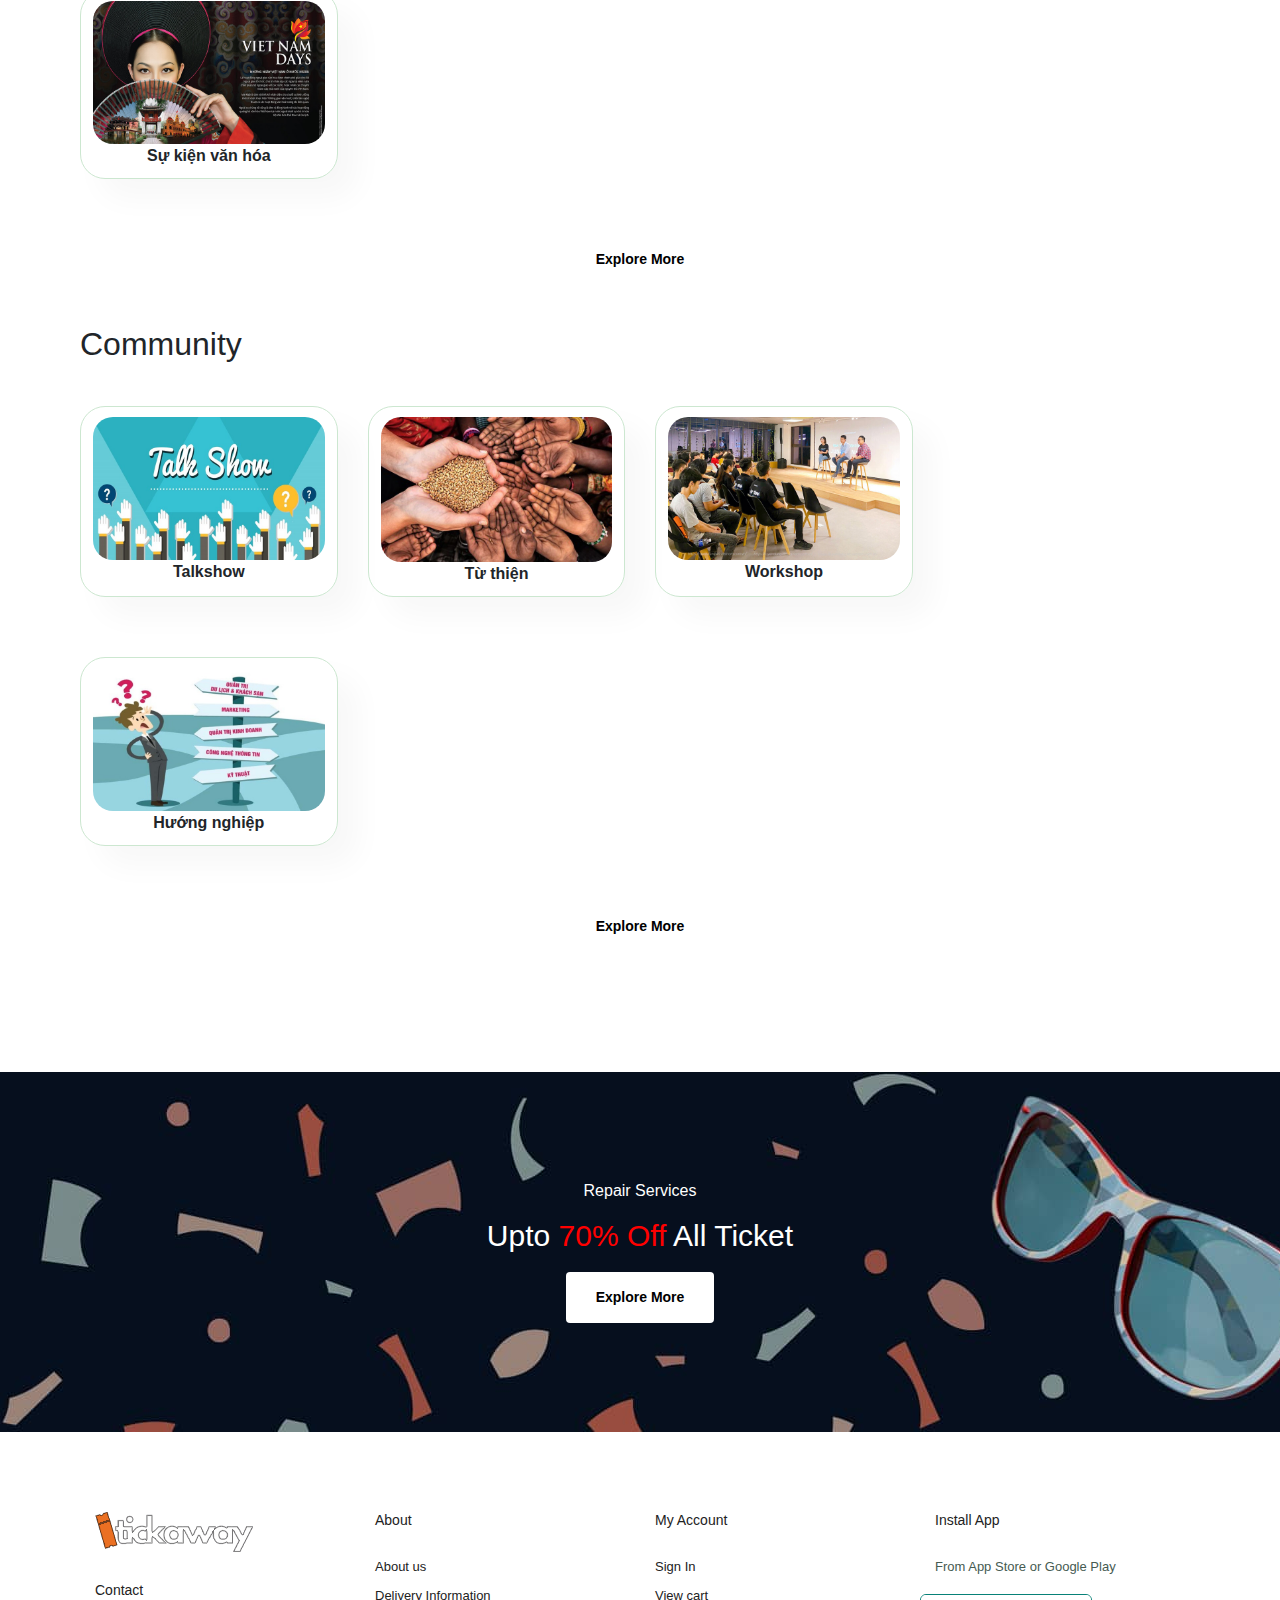
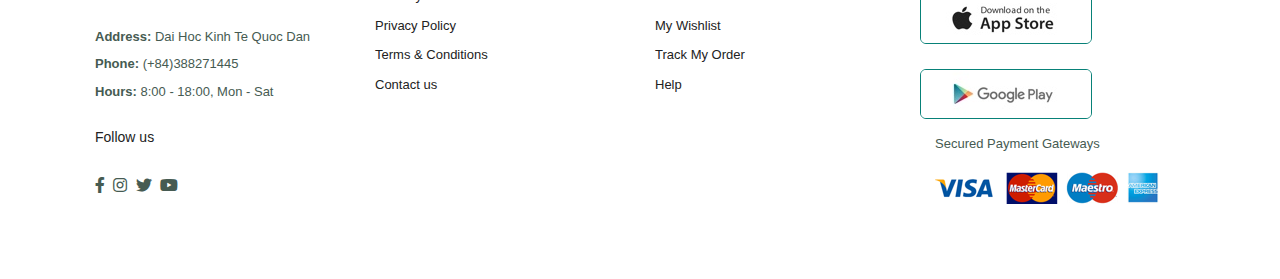
<file: ticket.html>
<!DOCTYPE html>
<html lang="en">
<head>
    <meta charset="UTF-8">
    <meta name="viewport" content="width=device-width, initial-scale=1.0">
    <title>TICKAWAY</title>
    <link href="https://stackpath.bootstrapcdn.com/bootstrap/4.5.2/css/bootstrap.min.css" rel="stylesheet">
    <link rel="stylesheet" href="https://pro.fontawesome.com/releases/v5.10.0/css/all.css">
    <link rel="stylesheet" href="style.css">
</head>
<body>
    <section id="header">
        <a href="#"><img src="img/logo.png" class="logo" alt=""></a>
        <div>
            <ul id="navbar">
                <li><a href="index.html">Trang chủ</a></li>
                <li><a class="active" href="ticket.html">Vé</a></li>
                <li><a  href="about.html">Về chúng tôi</a></li>
                <li><a href="contact.html">Liên hệ</a></li>
                <li><a href="Sell.html">Bán vé</a></li>
                
                <li id="lg-bag"><a href="login.html"><i class="fas fa-user"></i></a></li>
                <li id="lg-bag"><a href="cart.html"><i class="fas fa-shopping-bag"></i></a></li>
                <a href="#" id="close"><i class="far fa-times "></i></a>
            </ul>
        </div>
        <div id="mobile">
            <a href="login.html"><i class="fas fa-user"></i></a>
            <a href="cart.html"><i class="fas fa-shopping-bag"></i></a>
            <i id="bar" class="fas fa-outdent"></i>
            
        </div>
    </section>
    
    
    <section id="page-header" class="ticket">
        <h2>#Vé</h2>

        <p>Những thể loại mà bạn có thể tìm kiếm.</p>
    
    </section>
    <section id="feature" class="section-p1">
        <div class="fe-box">
            <img src="img/t1.png" alt="">
            <h6>CONCERT</h6>
        </div>
        <div class="fe-box">
            <img src="img/t2.png" alt="">
            <h6>THỂ THAO</h6>
        </div>
        <div class="fe-box">
            <img src="img/t3.png" alt="">
            <h6>NHẠC KỊCH</h6>
        </div>
        <div class="fe-box">
            <img src="img/t4.png" alt="">
            <h6>PHIM ẢNH</h6>
        </div>
        <div class="fe-box">
            <img src="img/t5.png" alt="">
            <h6>GIẢI TRÍ</h6>
        </div>
        <div class="fe-box">
            <img src="img/t6.png" alt="">
            <h6>CỘNG ĐỒNG</h6>
        </div>

    </section>

    <section id="introduce" class="section-p1">
        <h2>Sport</h2>
        <div class="pro-container">
            
                <div class="pro"  onclick="redirectToFootballPage()">
                    <div><img src="img/s1.jpg" alt=""></div>
                    <div class="des">
                        <span><b>Bóng Đá</b></span>
                    </div>
                </div>
                <div class="pro">
                    <img src="img/s3.jpg" alt="">
                    <div class="des">
                        <span><b>Bóng Rổ</b></span>
                    </div>
                </div>
                <div class="pro">
                    <img src="img/s21.jpg" alt="">
                    <div class="des">
                        <span><b>Bóng Chuyền</b></span>
                    </div>
                </div>
                <div class="pro">
                    <img src="img/s41.jpg" alt="">
                    <div class="des">
                        <span><b>Cầu Lông</b></span>
                    </div>
                </div>
                <div class="pro">
                    <img src="img/s1.jpeg" alt="">
                    <div class="des">
                        <span><b>Điền Kinh</b></span>
                    </div>
                </div>
                <div class="pro">
                    <img src="img/s5.jpg" alt="">
                    <div class="des">
                        <span><b>Đạp Xe</b></span>
                    </div>
                </div>
        </div>
        
        <div class="explore-container">
            <button id="explore-btn">Explore More</button>
            <button id="hide-btn" style="display: none;">Hidden</button>
        </div>
        <h2>Concert</h2>
        <div class="pro-container">
            <div class="pro">
                <img src="img/c1.jpg" alt="">
                <div class="des">
                    <span><b>Đêm Nhạc</b></span>
                </div>
            </div>
            <div class="pro">
                <img src="img/c2.jpg" alt="">
                <div class="des">
                    <span><b>Live Concert</b></span>
                </div>
            </div>
            <div class="pro">
                <img src="img/c3.jpg" alt="">
                <div class="des">
                    <span><b>Lễ Hội Âm Nhạc</b></span>
                </div>
            </div>
            <div class="pro" onclick="redirectToShowPage()">
                <img src="img/c4.jpeg" alt="">
                <div class="des">
                    <span><b>Show</b></span>
                </div>
            </div>
        </div>
        <div class="explore-container">
            <button id="explore-btn">Explore More</button>
        </div>
        <h2>Performance Arts</h2>
        <div class="pro-container">
            <div class="pro">
                <img src="img/d1.jpg" alt="">
                <div class="des">
                    <span><b>Kịch</b></span>
                </div>
            </div>
            <div class="pro">
                <img src="img/d2.jpg" alt="">
                <div class="des">
                    <span><b>Opera</b></span>
                </div>
            </div>
            <div class="pro">
                <img src="img/d3.jpeg" alt="">
                <div class="des">
                    <span><b>Phim</b></span>
                </div>
            </div>
            <div class="pro">
                <img src="img/d4.jpg" alt="">
                <div class="des">
                    <span><b>Rối Nước</b></span>
                </div>
            </div>
        </div>
        <div class="explore-container">
            <button id="explore-btn">Explore More</button>
        </div>
        <h2>Entertainment</h2>
        <div class="pro-container">
            <div class="pro">
                <img src="img/e1.jpg" alt="">
                <div class="des">
                    <span><b>Khu vui chơi</b></span>
                </div>
            </div>
            <div class="pro">
                <img src="img/e2.jpg" alt="">
                <div class="des">
                    <span><b>Festival</b></span>
                </div>
            </div>
            <div class="pro">
                <img src="img/e3.jpg" alt="">
                <div class="des">
                    <span><b>Tham quan</b></span>
                </div>
            </div>
            <div class="pro">
                <img src="img/e5.jpg" alt="">
                <div class="des">
                    <span><b>Sự kiện văn hóa</b></span>
                </div>
            </div>
        </div>
        <div class="explore-container">
            <button id="explore-btn">Explore More</button>
        </div>
        <h2>Community</h2>
        <div class="pro-container">
            <div class="pro">
                <img src="img/t1.jpg" alt="">
                <div class="des">
                    <span><b>Talkshow</b></span>
                </div>
            </div>
            <div class="pro">
                <img src="img/t2.webp" alt="">
                <div class="des">
                    <span><b>Từ thiện</b></span>
                </div>
            </div>
            <div class="pro">
                <img src="img/t3.jpg" alt="">
                <div class="des">
                    <span><b>Workshop</b></span>
                </div>
            </div>
            <div class="pro">
                <img src="img/t4.jpg" alt="">
                <div class="des">
                    <span><b>Hướng nghiệp</b></span>
                </div>
            </div>
            
        </div>
        <div class="explore-container">
            <button id="explore-btn">Explore More</button>
        </div>
    
    </section>
    <section id="banner" class="section-m1">
        <h4>Repair Services</h4>
        <h2>Upto <span>70% Off</span> All Ticket</h2>
        <button class="normal">Explore More</button>
    </section>
    
    
    <footer class="section-p1">
        <div class="col">
            <img class="logo" src="img/logo1.png" alt="">
            <h4>Contact</h4>
            <p><strong>Address: </strong> Dai Hoc Kinh Te Quoc Dan</p>
            <p><strong>Phone: </strong> (+84)388271445</p>
            <p><Strong>Hours:</Strong> 8:00 - 18:00, Mon - Sat</p>
            <div class="follow">
                <h4>Follow us</h4>
                <div class="icon">
                    <i class="fab fa-facebook-f "></i>
                    <i class="fab fa-instagram "></i>
                    <i class="fab fa-twitter "></i>
                    <i class="fab fa-youtube "></i>
                </div>
            </div>
        </div>
        <div class="col">
            <h4>About</h4>
            <a href="#">About us</a>
            <a href="#">Delivery Information</a>
            <a href="#">Privacy Policy</a>
            <a href="#">Terms & Conditions</a>
            <a href="#">Contact us</a>
        </div>
        <div class="col">
            <h4>My Account</h4>
            <a href="#">Sign In</a>
            <a href="#">View cart</a>
            <a href="#">My Wishlist</a>
            <a href="#">Track My Order</a>
            <a href="#">Help</a>
        </div>
        <div class="col install">
            <h4>Install App</h4>
            <p>From App Store or Google Play</p>
            <div class="row">
                <img src="img/app.jpg" alt="">
                <img src="img/play.jpg" alt="">
            </div>
            <p>Secured Payment Gateways</p>
            <img src="img/pay.png" alt="">
        </div>
        
    </footer>
    <script src="script.js"></script>
    <script src="https://code.jquery.com/jquery-3.5.1.slim.min.js"></script>
    <script src="https://cdn.jsdelivr.net/npm/@popperjs/core@2.5.4/dist/umd/popper.min.js"></script>
    <script src="https://stackpath.bootstrapcdn.com/bootstrap/4.5.2/js/bootstrap.min.js"></script>
</body>
</html>
</file>
<file: style.css>
* {
  margin: 0;
  padding: 0;
  box-sizing: border-box;
  font-family: "Spartan", sans-serif;
}
#searchBtn {
    color: white; /* Thiết lập màu trắng cho biểu tượng */
}


html {
  scroll-behavior: smooth;
}

/* Global Styles */

h1 {
  font-size: 50px;
  line-height: 64px;
  color: #222;
}



h4 {
  font-size: 20px;
  color: #222;
}

h6 {
  font-weight: 700;
  font-size: 12px;
}

p {
  font-size: 16px;
  color: #465b52;
  margin: 15px 0 20px 0;
}

.section-p1 {
  padding: 40px 80px;
}

.section-m1 {
  margin: 40px 0;
}
button.normal{
    font-size: 14px;
    font-weight: 600;
    padding:15px 30px ;
    color:#000;
    background-color: #fff;
    border-radius: 4px;
    cursor: pointer;
    border: none;
    outline: none;
    transition: 0.2s;
}
body {
    width: 100%;
}

/* Header Start */
#header{
    display: flex;
    align-items: center;
    justify-content: space-between;
    padding: 20px 80px;
    background-color: #3D2E64;
    box-shadow: 0 5px 15px rgba(0,0,0, 0.06);
    z-index: 999;
    position: sticky;
    top: 0;
    left: 0;
}
#searchicon{
    color:#fff
}

#navbar{
    display: flex;
    align-items: center;
    justify-content: center;
}
#navbar li{
    list-style: none;
    padding: 0 20px;
    position: relative;
}
#navbar li a{
    text-decoration: none;
    font-size: 16px;
    font-weight: 600;
    color: #fff;
    transition: 0.3s ease;
}
#navbar li a:hover,
#navbar li a.active{
    color: #fff;
}
#navbar li a.active::after,
#navbar li a:hover::after{
    content: "";
    width: 30%;
    height: 2px;
    background: #fff;
    position: absolute;
    bottom:  -4px;
    left: 20px;
}
#mobile{
    display: none;
    align-items: center;
}
#close{
    display: none;
}
.hidden {
    display: none;
}

.home{
    min-height: 100vh;
    display: flex;
    align-items: center;
    justify-content: center;
    flex-flow: column;
    position: relative;
    z-index: 0;
  }
  
  .home .content{
    text-align: center;
  }
  
  .home .content h3{

    font-size: 4.5rem;
    color:#fff;
    text-transform: uppercase;
    text-shadow: 0 .3rem .5rem rgba(0,0,0,.1);
  }
  
  .home .content p{
    font-size: 2.5rem;
    color:#fff;
    padding:.5rem 0;
  }
  
  .home .video-container video{
    position: absolute;
    top:0; left: 0;
    z-index: -1;
    height: 100%;
    width:100%;
    object-fit: cover;
  }
  
  .home .controls{
    padding:1rem;
    border-radius: 5rem;
    background:rgba(0,0,0,.7);
    position: absolute;
    bottom:1rem;
  }
  
  .home .controls .vid-btn{
    height:2rem;
    width:2rem;
    display: inline-block;
    border-radius: 50%;
    background:#fff;
    cursor: pointer;
    margin:0 .5rem;
  }
  .home .controls .vid-btn.active{
    background: #3D2E64;
  }
  #feature{
    display: flex;
    align-items: center;
    justify-content: space-between;
    flex-wrap: wrap;
  }
  .fe-box{
    width: 180px;
    text-align: center;
    padding: 25px 15px;
    box-shadow: 20px 20px 34px rgba(0,0,0, 0.03);
    border: 1px solid #b5cfb8;
    border-radius: 4px;
    margin: 15px 0;
  }
  .fe-box:hover{
    box-shadow: 10px 10px 54px rgba(70,62,221, 0.1);

  }
  .fe-box img{
    width: 100%;
    margin-bottom: 10px;
  }
  .fe-box h6 {
    display: inline-block;
    padding: 9px 8px 6px 8px;
    line-height: 1;
    border-radius: 4px;
    color: #088178;
    background-color: #fddde4;
}

#feature .fe-box:nth-child(1) h6 {
    background-color: #fddde4; /* Màu mặc định */
}

#feature .fe-box:nth-child(2) h6 {
    background-color: #cdebbc;
}

#feature .fe-box:nth-child(3) h6 {
    background-color: #d1e8f2;
}

#feature .fe-box:nth-child(4) h6 {
    background-color: #cdd4f8;
}

#feature .fe-box:nth-child(5) h6 {
    background-color: #f6dbf6;
}

#feature .fe-box:nth-child(6) h6 {
    background-color: #fff2e5;
}



#product1 {
    text-align: center;
}
#product1 .pro-container{
    display: flex;
    justify-content: space-between;
    padding-top: 20px;
    flex-wrap: wrap;
}
#product1 .pro{
    width: 23%;
    min-width: 250px;
    padding: 10px 12px;
    border: 1px solid #cce7d0;
    border-radius: 25px;
    cursor: pointer;
    box-shadow: 20px 20px 30px rgba(0,0,0, 0.03);
    margin:15px 0;
    transition: 0.2s ease;
    position: relative;
}
#product1 .pro:hover{
    box-shadow: 20px 20px 30px rgba(0,0,0, 0.06);
}
#product1 .pro img{
    width:100%;
    border-radius: 20px;
}
#product1 .pro .des{
    text-align: start;
    padding: 10px 0;

}
#product1 .pro .des .span{
    color: #606063;
    font-size: 12px;
}
#product1 .pro .des h5{
    padding-top: 7px;
    color:#1a1a1a;
    font-size: 14px;

}
#product1 .pro .des i{
    font-size: 12px;
    color: rgb(243, 181, 25);
}

#product1 .pro .des h4{
    padding: 7px ;
    font-size: 15px;
    font-weight: 700;
    color: #088178;
}
#product1 .pro .cart{
    width: 40px;
    height: 40px;
    line-height: 40px;
    border-radius: 50px;
    background-color: #e8f6ea;
    font-weight: 500;
    color: #088178;
    border: 1px solid #cce7d0;
    position: absolute;
    bottom: 20px;
    right: 10px ;
}


#banner{
    display: flex;
    flex-direction: column;
    justify-content: center;
    align-items: center;
    text-align: center;
    background-image: url("img/b2.jpg");
    width: 100%;
    height: 40vh;
    background-size: cover;
    background-position: center;
}
#banner h4{
    color: #fff;
    font-size: 16px;
}

#banner h2{
    color:#fff;
    font-size: 30px;
    padding: 10px 0;
}
#banner h2 span{
    color:red;
}

#banner button:hover{
    background-color: #088178;
    color: #fff;
}
#newletter{
    display: flex;
    justify-content: space-between;
    flex-wrap: wrap;
    align-items: center;
    background-image: url("img/b14.png");
    background-repeat: no-repeat;
    background-position: 20% 30%;
    background-color: #041e42;
}
#newletter h4{
    font-size: 22px;
    font-weight: 600;
    color:#818ea0;
}
#newletter p span{
    color: #ffbd26;
}
#newletter .form{
    display: flex;
    width: 40%;
}
#newletter input{
    height:3.125rem;    
    padding: 0 1.25rem;
    font-size:14px;
    width: 100%;
    border: 1px solid transparent;
    border-radius: 4px;
    outline: none;
    border-top-right-radius: 0;
    border-bottom-right-radius: 0;

}
#newletter button{
    background-color: #088178;
    color: #fff;
    white-space: nowrap;
    border-top-left-radius: 0;
    border-bottom-left-radius: 0;
}
footer{
    display: flex;
    flex-wrap: wrap;
    justify-content: space-between;

}
footer .col{
    display: flex;
    flex-direction: column;
    align-items: flex-start;
    margin-bottom: 20px;

}

footer .logo{
    margin-bottom: 30px;
}
footer h4{
    font-size: 14px;
    padding-bottom: 20px;
}
footer p{
    font-size: 13px;
    margin: 0 0 8px 0;
}
footer a{
    font-size: 13px;
    text-decoration: none;
    color:#222;
    margin-bottom:10px ;
}
footer .follow{
    margin-top: 20px;
}
footer .follow i{
    color:#465b52;
    padding-right: 4px;
    cursor: pointer;
}

footer .install .row img{
    border: 1px solid #088178;
    border-radius: 6px;
}
footer .install img{
    margin: 10px 0 15px 0;
}
footer .follow i:hover,
footer a:hover{
    color: #088178;
}


@media (max-width:799px) {
    .section-p1{
        padding: 40px 40px;
    }
    #navbar{
        display: flex;
        flex-direction: column;
        align-items: flex-start;
        justify-content: flex-start;
        position: fixed;
        top:0;
        right: -300px;
        height: 100vh;
        width: 300px;
        background-color: #E3E6F3;
        box-shadow: 0 40px 60px rgba(0,0,0, 0.01);
        padding: 80px 0 0 10px;
        transition: 0.3s;
    }
    #navbar.active{
        right: 0px;
    }
    #navbar li{
        margin-bottom: 25px;
    }
    #mobile{
        display: flex;
        align-items: center;
    }
    #mobile i{
        color: #1a1a1a;
        font-size: 24px;
        padding-left: 20px;
    }
    #close{
        display: initial;
        position: absolute;
        top: 30px;
        left: 30px;
        color: #222;
        font-size: 24px;

    }
    #lg-bag{
        display: none;
    }
    #feature{
        justify-content: center;
    }
    #feature .fe-box{
        margin: 15px 15px;
    }
    #product1 .pro-container{
        justify-content: center;
    }
    #product1 .pro{
        margin: 15px;
    }
    #banner{
        height: 20vh ;
    }
    #newletter .form{
        width: 70%;
    }
}

@media (max-width: 477px){
    #header{
        padding: 10px 30px;
    }
    #about-head{
        
        flex-direction: column;
    
    }
    #about-head{
        width: 100%;
        margin-bottom: 20px;
    }
    #about-head div{
        padding-left: 0px;
    }
    /*RESPON lai thanh header di nha*/
}

#page-header{
    background-image: url(img/banner.png);
    width: 100%;
    height:40vh;
    background-size: cover;
    display: flex;
    justify-content: center;
    text-align: center;
    flex-direction: column;
    padding: 14px;
}
#page-header .ticket{
    background-image: url(img/b14.png);
}
#page-header h2,#page-header p{
    color:#cdd4f8
}
#about-head{
    display: flex;
    align-items: center;
}

#about-head img{
    width: 50%;
    height: auto;
}
#about-head div{
    padding-left: 40px ;
}
#about-app{
    text-align: center;
}
#contact-details{
    display: flex;
    align-items: center;
    justify-content: space-between;
}
#contact-details .details{
    width: 40%;
}
#contact-details .details span,
#form-details form span{
    font-size: 12px;
}
#contact-details .details h2,
#form-details form h2{
    font-size: 26px;
    line-height: 35px;
    padding: 20px 0;
}
#contact-details .details h3{
    font-size: 16px;
    padding-bottom: 15px;
}    
#contact-details .details li{
    list-style: none;
    display: flex;
    padding: 10px 0;
}
#contact-details .details li i{
    font-size: 14px;
    padding-right: 22px;
}
#contact-details .details li p{
    margin: 0;
    font-size: 14px;
}
#contact-details .map{
    width: 55%;
    height: 400px;
}
#contact-details .map iframe{
    width: 100%;
    height: 100%;
}
#form-details{
    display: flex;
    justify-content: space-between;
    margin: 30px;
    padding: 80px;
    border: 1px solid #e1e1e1;
}
#form-details form{
    width: 65%;
    display: flex;
    flex-direction: column;
    align-items: flex-start;
}
#form-details form input,
#form-details form textarea{
    width: 100%;
    padding: 12px 15px;
    outline: none;
    margin-bottom: 20px;
    border: 1px solid #e1e1e1;
}
#form-details form button{
    background-color: #088178;
    color: #fff;
}
#form-details .people div{
    padding-bottom: 25px;
    display: flex;
    align-items: flex-start;
}
#form-details .people div img{
    width: 65px;
    height: 65px;
    object-fit: cover;
    margin-right: 15px;
}
#form-details .people div p{
    margin: 0;
    font-size: 13px;
    line-height: 25px;
}
#form-details .people div p span{
    display: block;
    font-size: 16px;
    font-weight: 600;
    color: #000;
}
#introduce {
    text-align: center;
}


#introduce .pro-container{
    display: flex;
    justify-content:left;
    gap: 30px;
    padding-top: 20px;
    flex-wrap: wrap;
}
#introduce .pro{
    width: 23%;
    min-width: 250px;
    padding: 10px 12px;
    border: 1px solid #cce7d0;
    border-radius: 25px;
    cursor: pointer;
    box-shadow: 20px 20px 30px rgba(0,0,0, 0.03);
    margin:15px 0;
    transition: 0.2s ease;
    position: relative;
}
#introduce .pro:hover{
    box-shadow: 20px 20px 30px rgba(0,0,0, 0.06);
}
#introduce .pro img{
    width:100%;
    border-radius: 20px;
}
#introduce .pro .des .span{
    color: #606063;
    font-size: 12px;
}
#introduce .pro-container .pro:nth-child(n+5) {
    display: none;
}
#introduce h2{
    text-align: left;
}
#introduce button:hover{
    background-color: #55b0a9;
}
#introduce button{
    margin: 40px 0;
    color: black;
}
.explore-container button{
    font-size: 14px;
    font-weight: 600;
    padding: 15px 30px;
    color: #000;
    background-color: #fff;
    border-radius: 4px;
    cursor: pointer;
    border: none;
    outline: none;
    transition: 0.2s;
}
#prodetails{
    display: flex;
    margin-top: 20px;

}

#prodetails .single-pro-image{
    width: 40%;
    height:auto;
    margin-right: 50px;
    margin-bottom: 20px;

}
.small-img-group{
    margin-top: 10px;
    display: flex;
    justify-content: space-between;
}
.small-img-col{
    flex-basis: 24%;
    cursor: pointer;
}
#prodetails .single-pro-details{
    width: 50%;
    padding-top: 30px;
}
#prodetails .single-pro-details h4{
    padding: 40px 0 20px 0;
}
#prodetails .single-pro-details h2{
    font-size: 26px;
}

#prodetails .single-pro-details select{
    display: block;
    padding: 5px 10px;
    margin-bottom: 10px;

}
#prodetails .single-pro-details input{
    width: 50px;
    height: 47px;
    padding-left: 10px;
    font-size: 16px;
    margin-right: 10px;
}
#prodetails .single-pro-details button{
    background: #088178;
    color: #fff;
}

#prodetails .single-pro-details input:focus{
    outline: none;
}

#prodetails .single-pro-details span{
    line-height: 25px ;
}

#cart table{
    width: 100%;
    border-collapse:collapse ;
    table-layout: fixed;
    white-space: nowrap;
}
#cart table td:nth-child(1){
    width: 100px;
    text-align: center;
}
#cart table td:nth-child(2){
    width: 250px;
    text-align: center;
}
#cart table td:nth-child(3),#cart table td:nth-child(4),#cart table td:nth-child(5){
    width: 150px;
    text-align: center;
}

#cart table td:nth-child(4) input{
    width: 70px;
    padding: 10px 5px 10px 15px;
}

#cart table thead{
    border: 1px solid #e2e9e1;
    border-left: none;
    border-right: none ;

}
#cart table thead td{
    font-weight: 700;
    text-transform: uppercase;
    font-size: 13px;
    padding: 18px 0;
}
#cart table tbody tr td{
    padding-top: 15px;
}
#cart table tbody  td{
    font-size: 13px;
}

#cart-add{
    display: flex;
    flex-wrap: wrap;
    justify-content: space-between;

}
#coupon{
    width: 50%;
    margin-bottom: 30px;
}
#coupon h3,#subtotal h3{
    padding-bottom: 15px;
}
#coupon input{
    padding: 10px 20px;
    outline: none ;
    width: 60%;
    margin-right: 10px;
    border: 1px solid #e2e9e1;
}

#coupon button,#subtotal button{
    background: #088178;
    color: #fff;
    padding: 12px 20px;
}


#subtotal{
    width: 50%;
    margin-bottom: 30px ;
    border: 1px solid #e2e9e1;
    padding: 30px;
}
#subtotal table{
    border-collapse: collapse;
    width: 100%;
    margin-bottom: 20px;

}
#subtotal table td{
    width: 50%;
    border: 1px solid #e2e9e1;
    padding: 10px;
    font-size: 13px;
}
.ticket-container {
    width: 70%;
    margin: 0 auto;
    display: flex;
    justify-content: space-between;
    border-radius: 15px; 
    overflow: hidden; 
    border: 1px solid #ccc; 
  }
  .ticket-container h3,.ticket-container p{
    font-size: initial;
  }
  
  
  .event-details, .match-details {
    padding: 20px;
    border: 1px solid #ccc; 
  }
  
  .event-details {
    justify-content: center;
    background-color: #f2f2f2;
    width: 10%;
  }
  
  .match-details {
    flex: 3.5;
    display: flex;
    border-radius: 0 15px 15px 0;
    position: relative; 
  }
  
  .match-name {
    color: #333;
  }
  
   .day, .time {
    margin: 5px 0;
  }
  
  .location, .tickets-available {
    margin: 5px 0;
  }

  .join-list {
    flex: 0 1 20%; 
    display: flex;
    align-items: center;
    box-sizing: border-box;
    max-width: 100%;
    margin-left: auto; 
    text-align: center; 
    justify-content: flex-end;
  }
  .ct1{
    word-break: break-word;
    padding: 0px 8px 0px 16px;
  }
  .search {
    background-color: #fff;
    padding: 4px;
    border-radius: 5px;
    border: 4px solid black; /* Thay đổi độ dày của viền */
    box-shadow: 0 0 5px rgba(0, 0, 0, 0.5); /* Thêm box-shadow */
    margin-bottom: 100px;
}

.search-1 {
    
    position: relative;
    width: 100%
}

.search-1 input {
    height: 45px;
    border: none;
    width: 100%;
    padding-left: 34px;
    padding-right: 10px;
    border-right: 2px solid #eee
}

.search-1 input:focus {
    border-color: none;
    box-shadow: none;
    outline: none
}

.search-1 i {
    position: absolute;
    top: 12px;
    left: 5px;
    font-size: 24px;
    color: black;
}

::placeholder {
    color: black;
    opacity: 1
}

.search-2 {
    position: relative;
    width: 100%
}

.search-2 input {
    height: 45px;
    border: none;
    width: 100%;
    padding-left: 18px;
    padding-right: 100px
}

.search-2 input:focus {
    border-color: none;
    box-shadow: none;
    outline: none
}

.search-2 i {
    position: absolute;
    top: 12px;
    left: -10px;
    font-size: 24px;
    color: black;
}

.search-2 button {
    position: absolute;
    right: 1px;
    top: 0px;
    border: none;
    height: 45px;
    background-color:#088178;
    color: #fff;
    width: 90px;
    border-radius: 4px
}

.select-container {
    display: flex;
    align-items: center;
}

.select-container select {
    margin-right: 10px;
}


/* Ẩn dropdown ban đầu */
</file>
